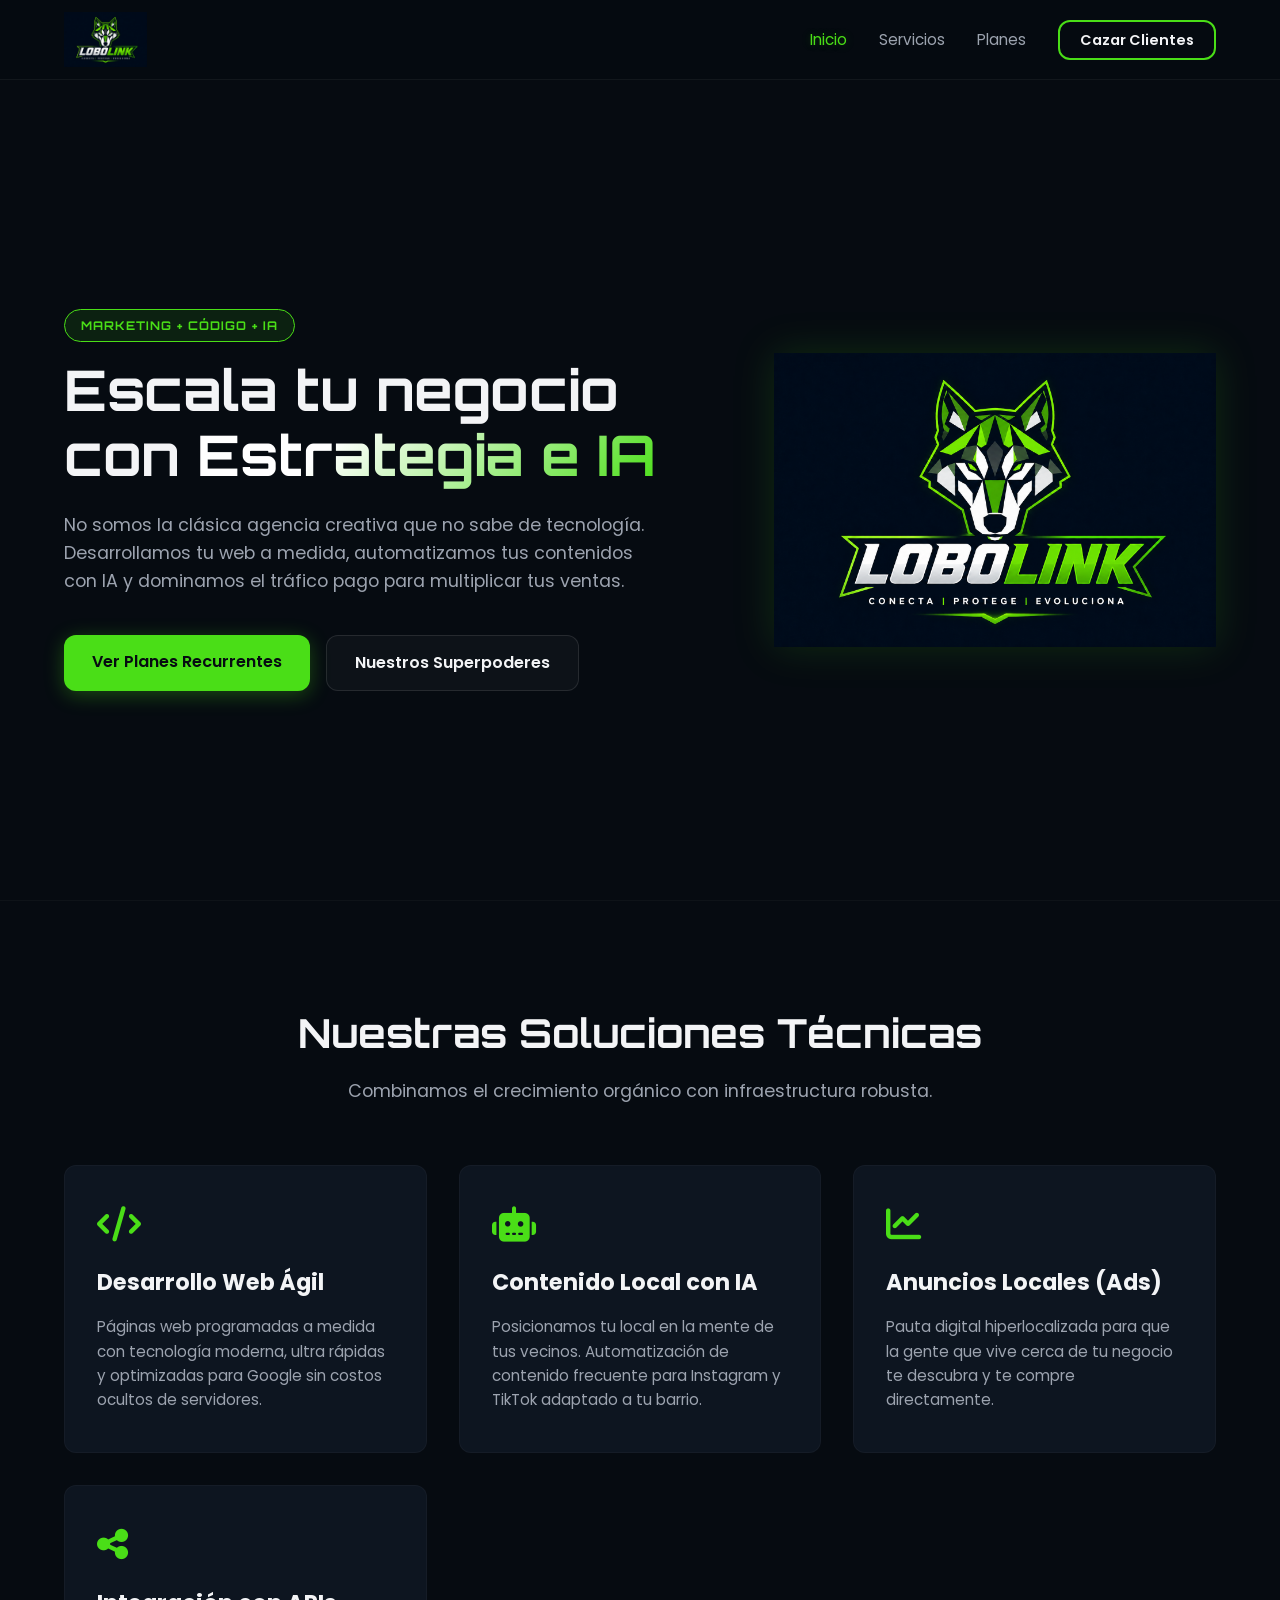
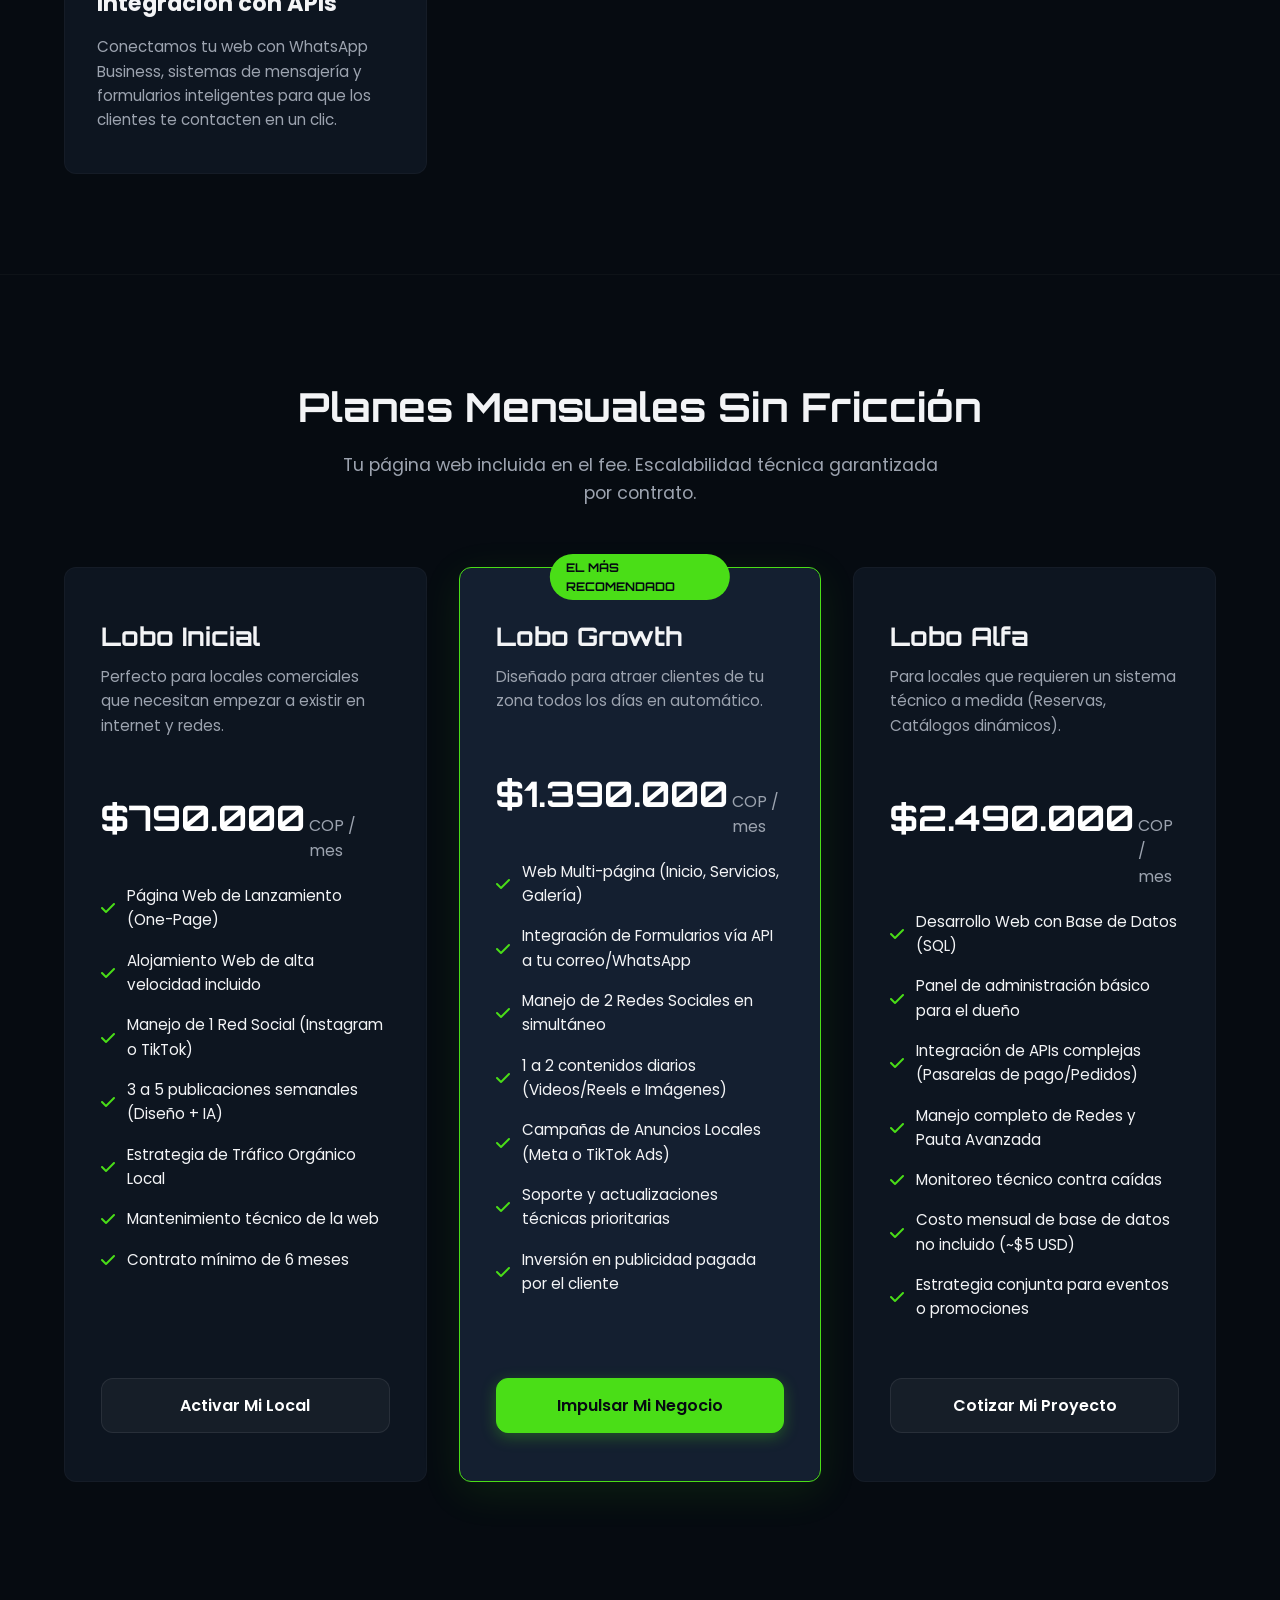
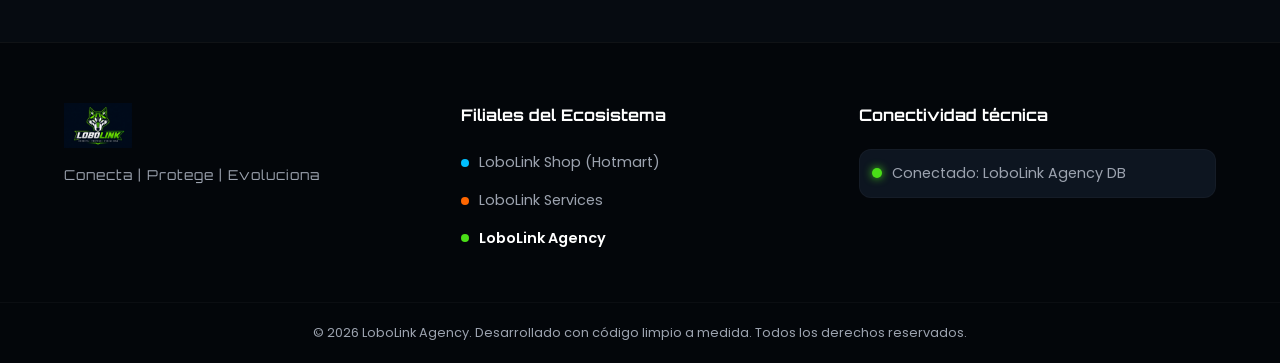
<file: index.html>
<!DOCTYPE html>
<html lang="es">
<head>
    <meta charset="UTF-8">
    <meta name="viewport" content="width=device-width, initial-scale=1.0">
    <title>LoboLink Agency | Impulso Digital con ADN Técnico</title>
    <!-- Google Fonts para un estilo moderno y tecnológico -->
    <link rel="preconnect" href="https://fonts.googleapis.com">
    <link rel="preconnect" href="https://fonts.gstatic.com" crossorigin>
    <link href="https://fonts.googleapis.com/css2?family=Orbitron:wght@400;700&family=Poppins:wght@300;400;600&display=swap" rel="stylesheet">
    <!-- Iconos nativos -->
    <link rel="stylesheet" href="https://cdnjs.cloudflare.com/ajax/libs/font-awesome/6.4.0/css/all.min.css">
    <!-- Estilos de la Agencia -->
    <link rel="stylesheet" href="css/styles.css">
    <link rel="icon" type="image/png" href="/images/logo_agency.png">
</head>
<body>

    <!-- NAV PRINCIPAL (Conexión del Ecosistema) -->
    <header class="main-header">
        <div class="container header-flex">
            <a href="#" class="logo-brand">
                <img src="/images/logo_agency.png" alt="LoboLink Agency Logo" class="main-logo">
            </a>
            <nav class="main-nav">
                <ul>
                    <li><a href="#inicio" class="nav-link active">Inicio</a></li>
                    <li><a href="#servicios" class="nav-link">Servicios</a></li>
                    <li><a href="#planes" class="nav-link">Planes</a></li>
                    <li><a href="#contacto" class="btn-nav">Cazar Clientes</a></li>
                </ul>
            </nav>
        </div>
    </header>

    <!-- HERO SECTION -->
    <section id="inicio" class="hero-section">
        <div class="container hero-grid">
            <div class="hero-content">
                <span class="badge">MARKETING + CÓDIGO + IA</span>
                <h1>Escala tu negocio con <span class="text-gradient">Estrategia e IA</span></h1>
                <p>No somos la clásica agencia creativa que no sabe de tecnología. Desarrollamos tu web a medida, automatizamos tus contenidos con IA y dominamos el tráfico pago para multiplicar tus ventas.</p>
                <div class="hero-cta">
                    <a href="#planes" class="btn-primary">Ver Planes Recurrentes</a>
                    <a href="#servicios" class="btn-secondary">Nuestros Superpoderes</a>
                </div>
            </div>
            <div class="hero-image-wrapper">
                <img src="/images/logo_agency.png" alt="LoboLink Agency" class="hero-glitch-image">
            </div>
        </div>
    </section>

    <!-- SECCIÓN DE SERVICIOS (Consumida dinámicamente desde base.json) -->
    <section id="servicios" class="services-section">
        <div class="container">
            <div class="section-title-wrapper">
                <h2 class="section-title">Nuestras Soluciones Técnicas</h2>
                <p class="section-subtitle">Combinamos el crecimiento orgánico con infraestructura robusta.</p>
            </div>
            <!-- El JS inyectará las tarjetas de servicios aquí -->
            <div id="services-container" class="services-grid">
                <div class="loading-spinner">Cargando servicios del ecosistema...</div>
            </div>
        </div>
    </section>

    <!-- SECCIÓN DE PLANES / SUSCRIPCIÓN (Consumida dinámicamente desde base.json) -->
    <section id="planes" class="pricing-section">
        <div class="container">
            <div class="section-title-wrapper">
                <h2 class="section-title">Planes Mensuales Sin Fricción</h2>
                <p class="section-subtitle">Tu página web incluida en el fee. Escalabilidad técnica garantizada por contrato.</p>
            </div>
            <!-- El JS inyectará los planes de precios aquí -->
            <div id="pricing-container" class="pricing-grid">
                <div class="loading-spinner">Sincronizando tarifas con la base de datos...</div>
            </div>
        </div>
    </section>

    <!-- FOOTER (Ecosistema Global LoboLink) -->
    <footer class="main-footer">
        <div class="container footer-grid">
            <div class="footer-brand">
                <img src="/images/logo_agency.png" alt="LoboLink" class="footer-logo">
                <p>Conecta | Protege | Evoluciona</p>
            </div>
            <div class="footer-links">
                <h4>Filiales del Ecosistema</h4>
                <ul>
                    <li><a href="shop.html" class="link-shop"><span class="dot cyan"></span> LoboLink Shop (Hotmart)</a></li>
                    <li><a href="services.html" class="link-services"><span class="dot orange"></span> LoboLink Services</a></li>
                    <li><a href="index.html" class="link-agency active-link"><span class="dot green"></span> LoboLink Agency</a></li>
                </ul>
            </div>
            <div class="footer-status">
                <h4>Conectividad técnica</h4>
                <p id="api-status"><span class="status-icon pulse"></span> Leyendo datos desde local: base.json</p>
            </div>
        </div>
        <div class="footer-bottom">
            <p>&copy; 2026 LoboLink Agency. Desarrollado con código limpio a medida. Todos los derechos reservados.</p>
        </div>
    </footer>

    <!-- Lógica de control y consumo de datos -->
    <script src="js/scripts.js"></script>
</body>
</html>
</file>
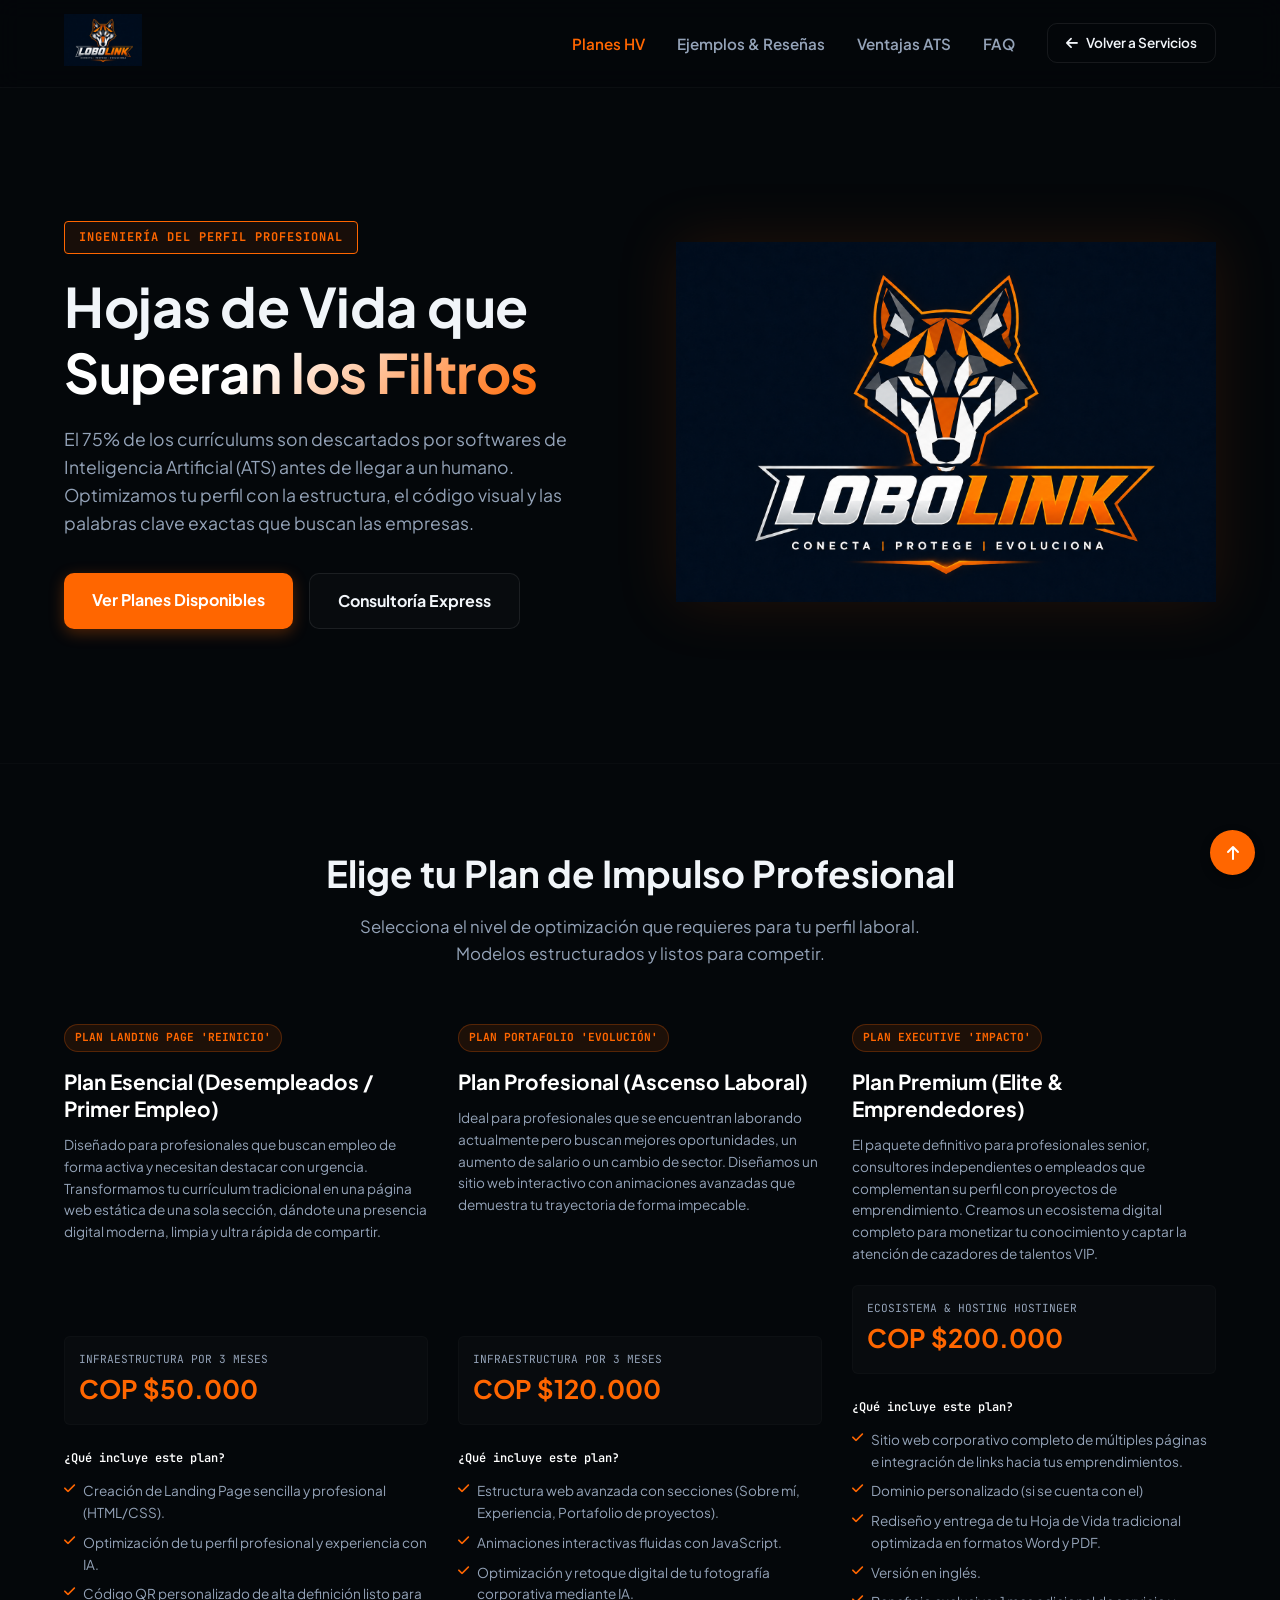
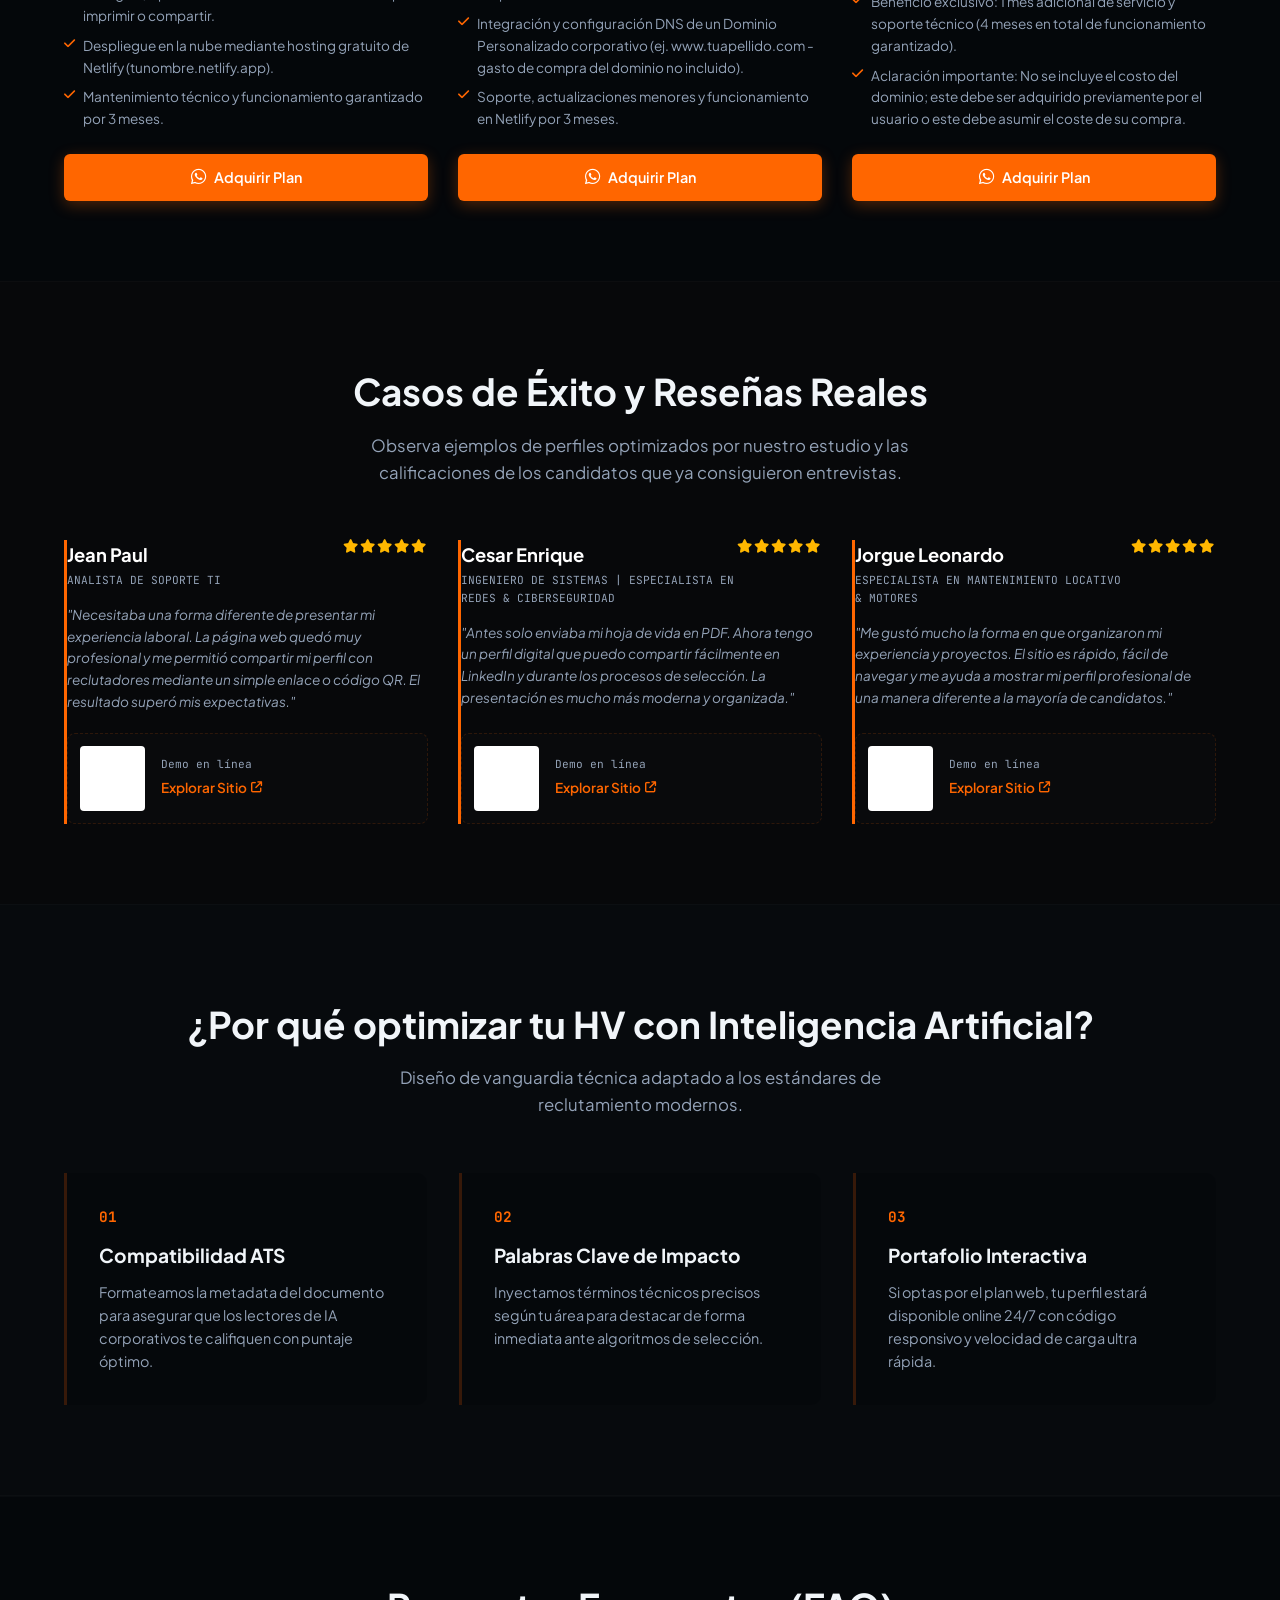
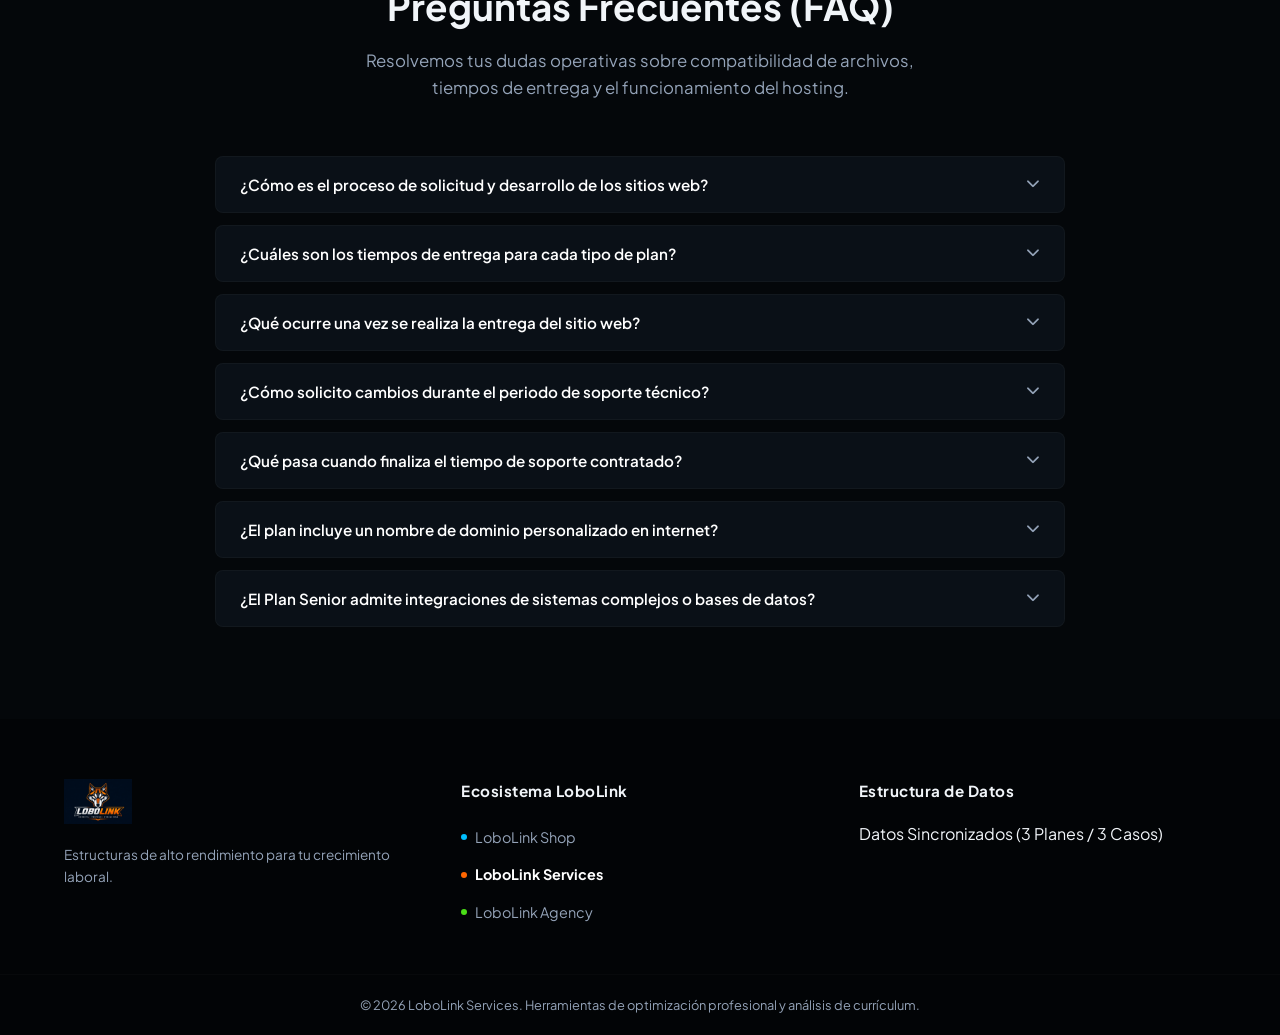
<file: curriculum.html>
<!DOCTYPE html>
<html lang="es">
<head>
    <meta charset="UTF-8">
    <meta name="viewport" content="width=device-width, initial-scale=1.0">
    <title>Planes de Hojas de Vida Premium | LoboLink Services</title>
    <link rel="preconnect" href="https://fonts.googleapis.com">
    <link rel="preconnect" href="https://fonts.gstatic.com" crossorigin>
    <link href="https://fonts.googleapis.com/css2?family=Plus+Jakarta+Sans:wght@400;600;700&family=JetBrains+Mono:wght@400;700&display=swap" rel="stylesheet">
    <link rel="stylesheet" href="https://cdnjs.cloudflare.com/ajax/libs/font-awesome/6.4.0/css/all.min.css">
    <link rel="stylesheet" href="css/services_styles.css">
    <link rel="icon" type="image/png" href="/images/logo_services.png">
</head>
<body>

    <!-- HEADER & NAVEGACIÓN ACTUALIZADA -->
    <header class="services-header">
        <div class="container header-flex">
            <a href="services.html" class="logo-brand">
                <img src="/images/logo_services.png" alt="LoboLink Services Logo" class="services-logo">
            </a>
            <nav class="services-nav">
                <ul>
                    <li><a href="#planes" class="nav-link active">Planes HV</a></li>
                    <li><a href="#ejemplos" class="nav-link">Ejemplos & Reseñas</a></li>
                    <li><a href="#ventajas" class="nav-link">Ventajas ATS</a></li>
                    <li><a href="#faq" class="nav-link">FAQ</a></li>
                    <li><a href="services.html" class="btn-back-ecosystem"><i class="fa-solid fa-arrow-left"></i> Volver a Servicios</a></li>
                </ul>
            </nav>
        </div>
    </header>

    <!-- HERO -->
    <section class="services-hero">
        <div class="container hero-grid">
            <div class="hero-content">
                <span class="services-badge">INGENIERÍA DEL PERFIL PROFESIONAL</span>
                <h1>Hojas de Vida que <span class="text-gradient-orange">Superan los Filtros</span></h1>
                <p>El 75% de los currículums son descartados por softwares de Inteligencia Artificial (ATS) antes de llegar a un humano. Optimizamos tu perfil con la estructura, el código visual y las palabras clave exactas que buscan las empresas.</p>
                <div class="hero-cta">
                    <a href="#planes" class="btn-services-primary">Ver Planes Disponibles</a>
                    <a href="services.html#soporte" class="btn-services-secondary">Consultoría Express</a>
                </div>
            </div>
            <div class="hero-image-wrapper">
                <img src="/images/logo_services.png" alt="LoboLink Empleabilidad" class="services-floating-logo">
            </div>
        </div>
    </section>

    <!-- SECCIÓN 1: PLANES DISPONIBLES -->
    <section id="planes" class="solutions-section">
        <div class="container">
            <div class="section-title-wrapper">
                <h2 class="section-title">Elige tu Plan de Impulso Profesional</h2>
                <p class="section-subtitle">Selecciona el nivel de optimización que requieres para tu perfil laboral. Modelos estructurados y listos para competir.</p>
            </div>
            
            <div id="cv-planes-container" class="services-grid-layout">
                <div class="services-loading">
                    <i class="fa-solid fa-file-invoice fa-spin"></i>
                    <p>Cargando configuraciones de planes desde curriculum_base.json...</p>
                </div>
            </div>
        </div>
    </section>

    <!-- SECCIÓN 2: NUEVA CAJA DE EJEMPLOS Y RESEÑAS (BAJO LOS PLANES) -->
    <section id="ejemplos" class="solutions-section" style="border-top: 1px solid rgba(255, 255, 255, 0.02); background-color: rgba(255, 102, 0, 0.01);">
        <div class="container">
            <div class="section-title-wrapper">
                <h2 class="section-title">Casos de Éxito y Reseñas Reales</h2>
                <p class="section-subtitle">Observa ejemplos de perfiles optimizados por nuestro estudio y las calificaciones de los candidatos que ya consiguieron entrevistas.</p>
            </div>
            
            <!-- Contenedor para inyectar los ejemplos y testimonios desde JSON -->
            <div id="cv-reviews-container" class="services-grid-layout">
                <div class="services-loading">
                    <i class="fa-solid fa-comment-dots fa-bounce"></i>
                    <p>Sincronizando ejemplos y bitácora de testimonios certificados...</p>
                </div>
            </div>
        </div>
    </section>

    <!-- SECCIÓN 3: VENTAJAS ATS -->
    <section id="ventajas" class="process-section">
        <div class="container">
            <div class="section-title-wrapper">
                <h2 class="section-title">¿Por qué optimizar tu HV con Inteligencia Artificial?</h2>
                <p class="section-subtitle">Diseño de vanguardia técnica adaptado a los estándares de reclutamiento modernos.</p>
            </div>
            <div class="process-steps-grid">
                <div class="step-card">
                    <div class="step-number">01</div>
                    <h3>Compatibilidad ATS</h3>
                    <p>Formateamos la metadata del documento para asegurar que los lectores de IA corporativos te califiquen con puntaje óptimo.</p>
                </div>
                <div class="step-card">
                    <div class="step-number">02</div>
                    <h3>Palabras Clave de Impacto</h3>
                    <p>Inyectamos términos técnicos precisos según tu área para destacar de forma inmediata ante algoritmos de selección.</p>
                </div>
                <div class="step-card">
                    <div class="step-number">03</div>
                    <h3>Portafolio Interactiva</h3>
                    <p>Si optas por el plan web, tu perfil estará disponible online 24/7 con código responsivo y velocidad de carga ultra rápida.</p>
                </div>
            </div>
        </div>
    </section>

    <!-- SECCIÓN 4: NUEVA SECCIÓN DE PREGUNTAS FRECUENTES (FAQ) -->
    <section id="faq" class="solutions-section" style="border-top: 1px solid rgba(255, 255, 255, 0.02);">
        <div class="container">
            <div class="section-title-wrapper">
                <h2 class="section-title">Preguntas Frecuentes (FAQ)</h2>
                <p class="section-subtitle">Resolvemos tus dudas operativas sobre compatibilidad de archivos, tiempos de entrega y el funcionamiento del hosting.</p>
            </div>

            <!-- Contenedor para inyectar las preguntas frecuentes desde JSON -->
            <div id="cv-faq-container" style="max-width: 850px; margin: 0 auto;">
                <div class="services-loading">
                    <i class="fa-solid fa-brain fa-pulse"></i>
                    <p>Consultando base de conocimientos de Empleabilidad TI...</p>
                </div>
            </div>
        </div>
    </section>

    <!-- FOOTER -->
    <footer class="services-footer">
        <div class="container footer-grid">
            <div class="footer-brand">
                <img src="/images/logo_services.png" alt="LoboLink Services" class="footer-logo">
                <p>Estructuras de alto rendimiento para tu crecimiento laboral.</p>
            </div>
            <div class="footer-links">
                <h4>Ecosistema LoboLink</h4>
                <ul>
                    <li><a href="shop.html"><span class="dot cyan"></span> LoboLink Shop</a></li>
                    <li><a href="services.html" class="active-services"><span class="dot orange"></span> LoboLink Services</a></li>
                    <li><a href="index.html"><span class="dot green"></span> LoboLink Agency</a></li>
                </ul>
            </div>
            <div class="footer-status">
                <h4>Estructura de Datos</h4>
                <p id="cv-api-status"><span class="status-icon-orange pulse-orange"></span> Esperando origen: curriculum_base.json</p>
            </div>
        </div>
        <div class="footer-bottom">
            <p>&copy; 2026 LoboLink Services. Herramientas de optimización profesional y análisis de currículum.</p>
        </div>
    </footer>

    <!-- Botón de regreso rápido al menú de planes -->
    <a href="#" style="position: fixed; bottom: 25px; right: 25px; background-color: var(--accent-orange); color: #fff; width: 45px; height: 45px; border-radius: 50%; display: flex; align-items: center; justify-content: center; text-decoration: none; box-shadow: 0 4px 10px rgba(0,0,0,0.4); z-index: 999; transition: var(--transition-smooth);"><i class="fa-solid fa-arrow-up"></i></a>

    <script src="js/cv.js"></script>
</body>
</html>
</file>
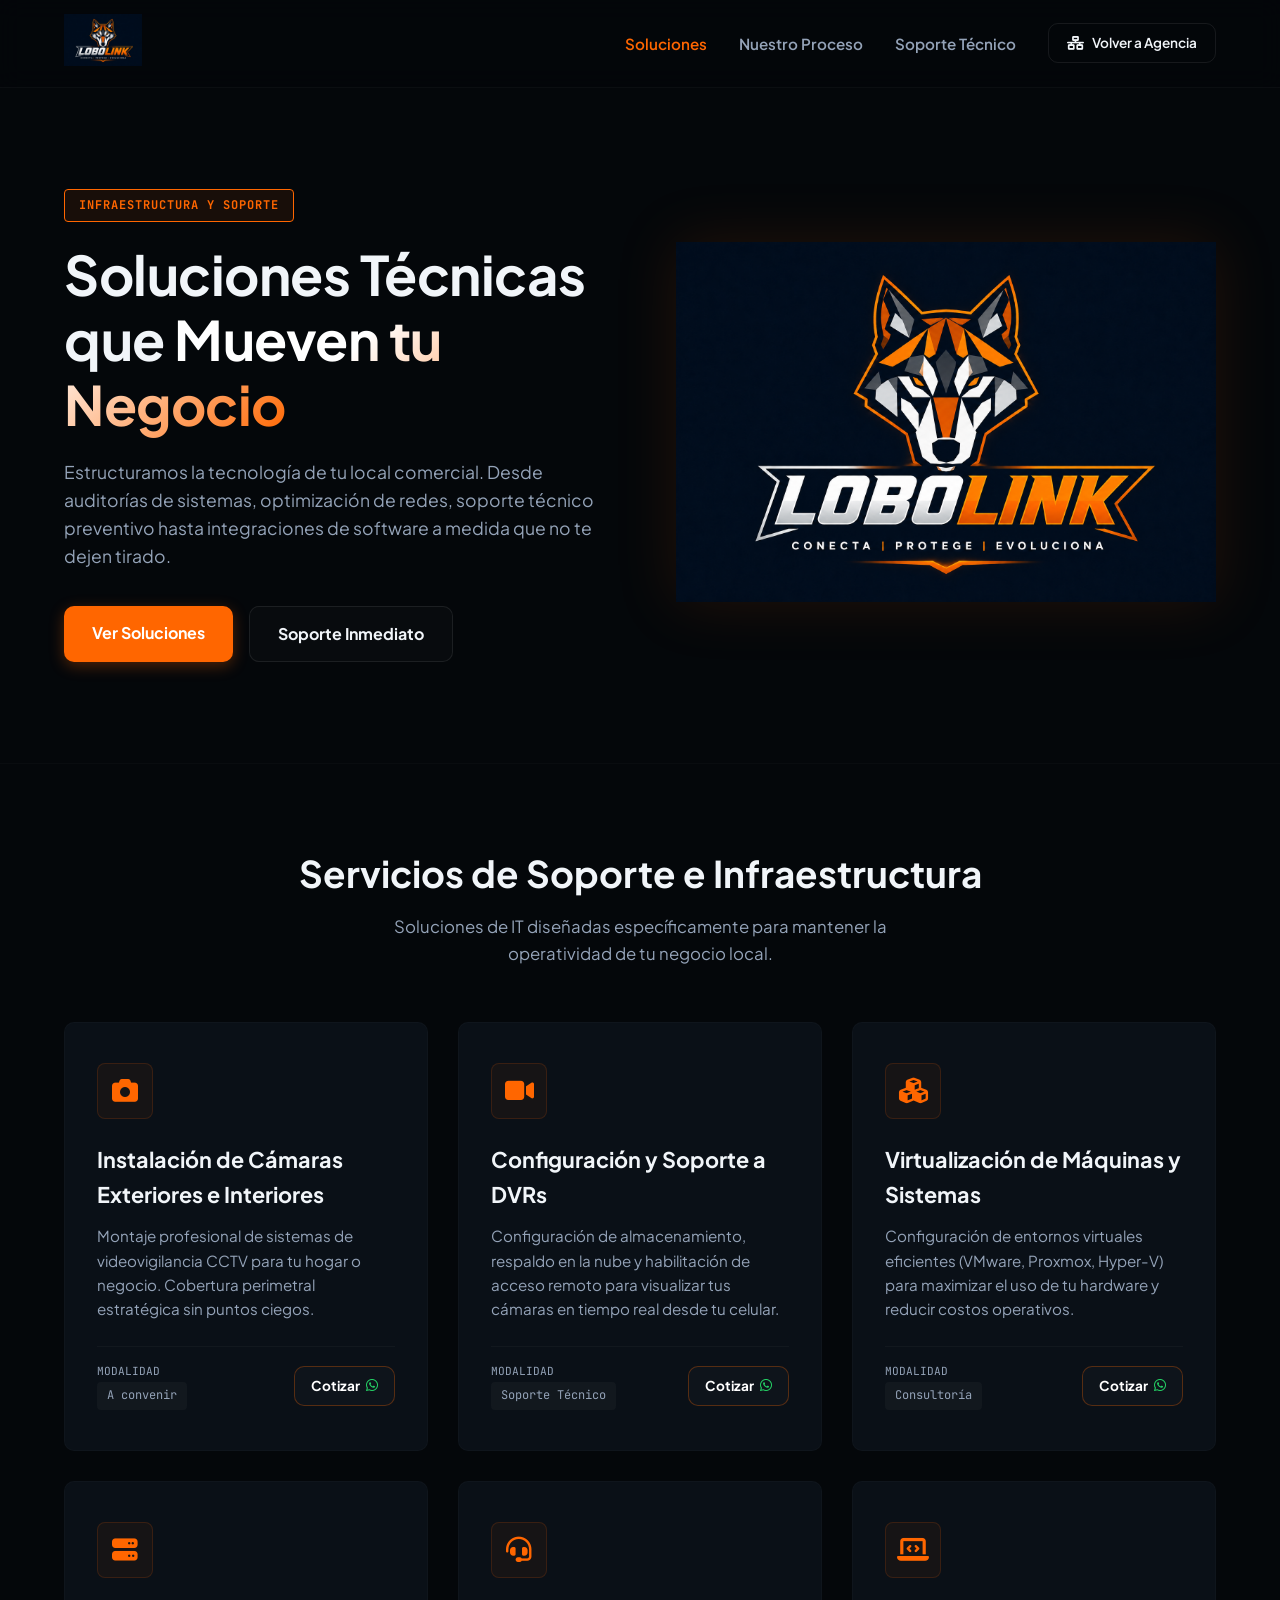
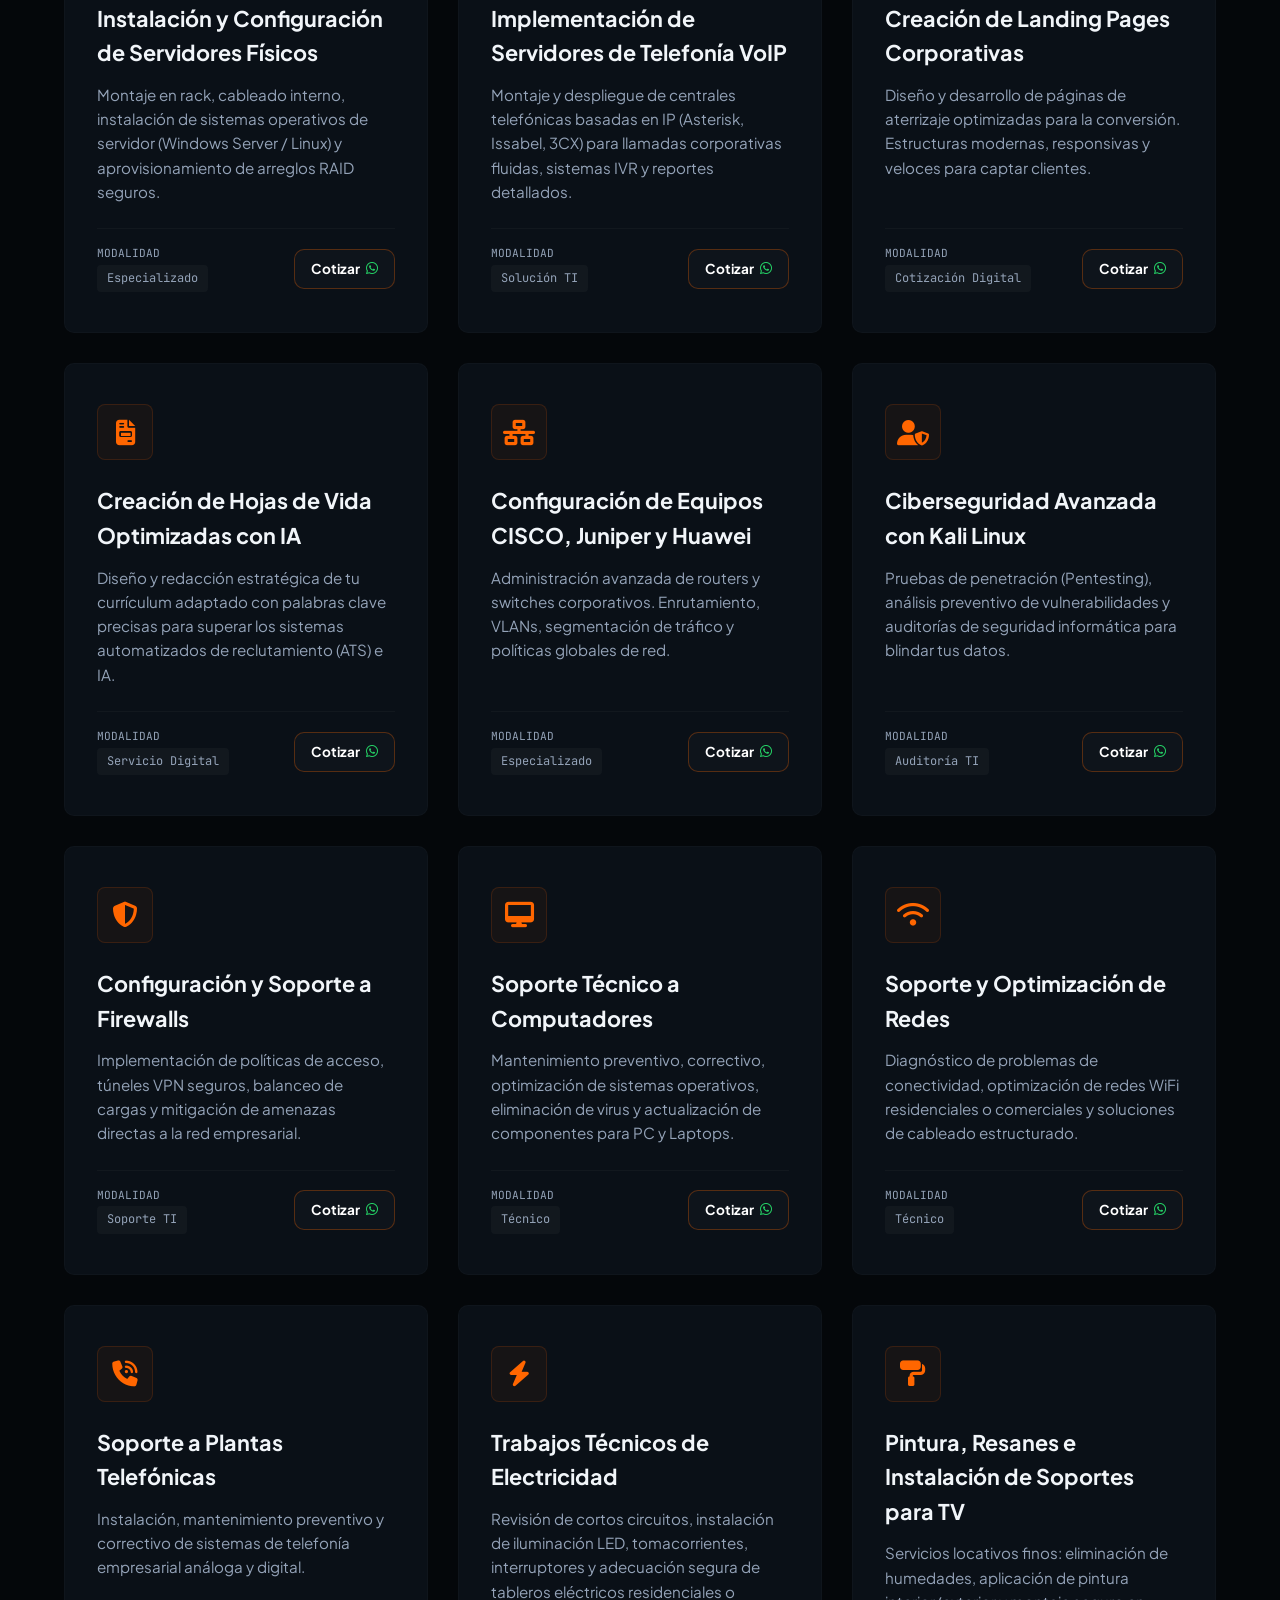
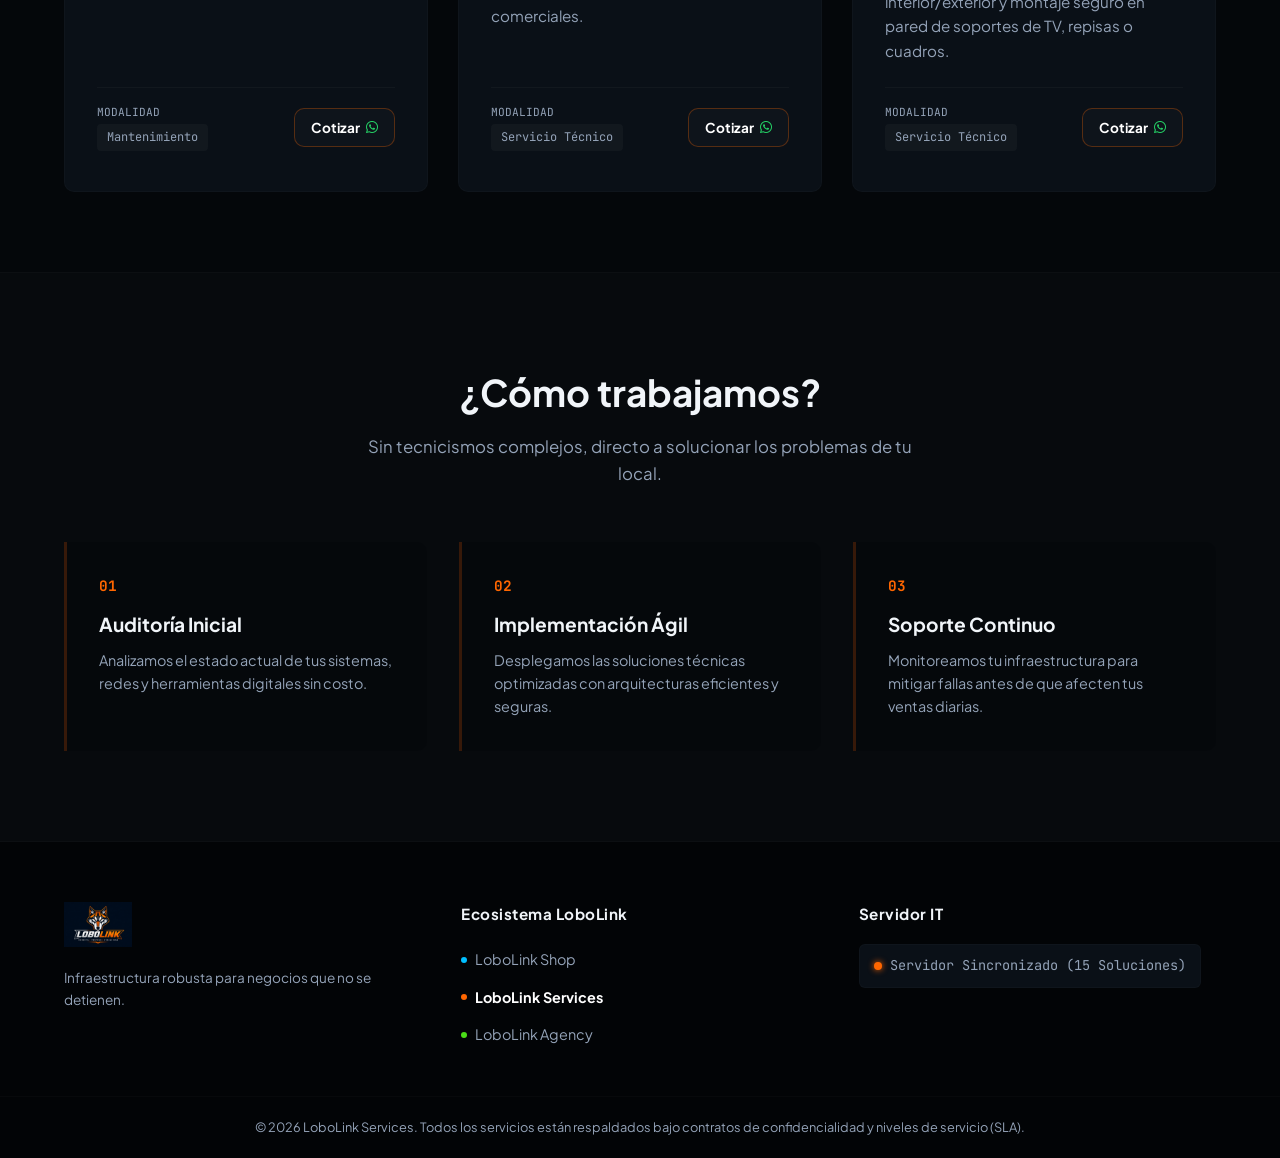
<file: services.html>
<!DOCTYPE html>
<html lang="es">
<head>
    <meta charset="UTF-8">
    <meta name="viewport" content="width=device-width, initial-scale=1.0">
    <title>LoboLink Services | Soluciones Técnicas e Infraestructura Local</title>
    <link rel="preconnect" href="https://fonts.googleapis.com">
    <link rel="preconnect" href="https://fonts.gstatic.com" crossorigin>
    <link href="https://fonts.googleapis.com/css2?family=Plus+Jakarta+Sans:wght@400;600;700&family=JetBrains+Mono:wght@400;700&display=swap" rel="stylesheet">
    <link rel="stylesheet" href="https://cdnjs.cloudflare.com/ajax/libs/font-awesome/6.4.0/css/all.min.css">
    <link rel="stylesheet" href="css/services_styles.css">
    <link rel="icon" type="image/png" href="/images/logo_services.png">
</head>
<body>

    <header class="services-header">
        <div class="container header-flex">
            <a href="#" class="logo-brand">
                <img src="/images/logo_services.png" alt="LoboLink Services Logo" class="services-logo">
            </a>
            <nav class="services-nav">
                <ul>
                    <li><a href="#soluciones" class="nav-link active">Soluciones</a></li>
                    <li><a href="#proceso" class="nav-link">Nuestro Proceso</a></li>
                    <li><a href="#soporte" class="nav-link">Soporte Técnico</a></li>
                    <li><a href="index.html" class="btn-back-ecosystem"><i class="fa-solid fa-network-wired"></i> Volver a Agencia</a></li>
                </ul>
            </nav>
        </div>
    </header>

    <section class="services-hero">
        <div class="container hero-grid">
            <div class="hero-content">
                <span class="services-badge">INFRAESTRUCTURA Y SOPORTE</span>
                <h1>Soluciones Técnicas que <span class="text-gradient-orange">Mueven tu Negocio</span></h1>
                <p>Estructuramos la tecnología de tu local comercial. Desde auditorías de sistemas, optimización de redes, soporte técnico preventivo hasta integraciones de software a medida que no te dejen tirado.</p>
                <div class="hero-cta">
                    <a href="#soluciones" class="btn-services-primary">Ver Soluciones</a>
                    <a href="#soporte" class="btn-services-secondary">Soporte Inmediato</a>
                </div>
            </div>
            <div class="hero-image-wrapper">
                <img src="/images/logo_services.png" alt="LoboLink Services" class="services-floating-logo">
            </div>
        </div>
    </section>

    <section id="soluciones" class="solutions-section">
        <div class="container">
            <div class="section-title-wrapper">
                <h2 class="section-title">Servicios de Soporte e Infraestructura</h2>
                <p class="section-subtitle">Soluciones de IT diseñadas específicamente para mantener la operatividad de tu negocio local.</p>
            </div>
            <div id="services-catalogue" class="services-grid-layout">
                <div class="services-loading">
                    <i class="fa-solid fa-gear fa-spin"></i>
                    <p>Sincronizando catálogo de servicios e infraestructura...</p>
                </div>
            </div>
        </div>
    </section>

    <section id="proceso" class="process-section">
        <div class="container">
            <div class="section-title-wrapper">
                <h2 class="section-title">¿Cómo trabajamos?</h2>
                <p class="section-subtitle">Sin tecnicismos complejos, directo a solucionar los problemas de tu local.</p>
            </div>
            <div class="process-steps-grid">
                <div class="step-card">
                    <div class="step-number">01</div>
                    <h3>Auditoría Inicial</h3>
                    <p>Analizamos el estado actual de tus sistemas, redes y herramientas digitales sin costo.</p>
                </div>
                <div class="step-card">
                    <div class="step-number">02</div>
                    <h3>Implementación Ágil</h3>
                    <p>Desplegamos las soluciones técnicas optimizadas con arquitecturas eficientes y seguras.</p>
                </div>
                <div class="step-card">
                    <div class="step-number">03</div>
                    <h3>Soporte Continuo</h3>
                    <p>Monitoreamos tu infraestructura para mitigar fallas antes de que afecten tus ventas diarias.</p>
                </div>
            </div>
        </div>
    </section>

    <footer class="services-footer">
        <div class="container footer-grid">
            <div class="footer-brand">
                <img src="/images/logo_services.png" alt="LoboLink Services" class="footer-logo">
                <p>Infraestructura robusta para negocios que no se detienen.</p>
            </div>
            <div class="footer-links">
                <h4>Ecosistema LoboLink</h4>
                <ul>
                    <li><a href="shop.html"><span class="dot cyan"></span> LoboLink Shop</a></li>
                    <li><a href="services.html" class="active-services"><span class="dot orange"></span> LoboLink Services</a></li>
                    <li><a href="index.html"><span class="dot green"></span> LoboLink Agency</a></li>
                </ul>
            </div>
            <div class="footer-status">
                <h4>Servidor IT</h4>
                <p id="services-api-status"><span class="status-icon-orange pulse-orange"></span> Consultando: services_base.json</p>
            </div>
        </div>
        <div class="footer-bottom">
            <p>&copy; 2026 LoboLink Services. Todos los servicios están respaldados bajo contratos de confidencialidad y niveles de servicio (SLA).</p>
        </div>
    </footer>

    <script src="js/services_scripts.js"></script>
</body>
</html>
</file>
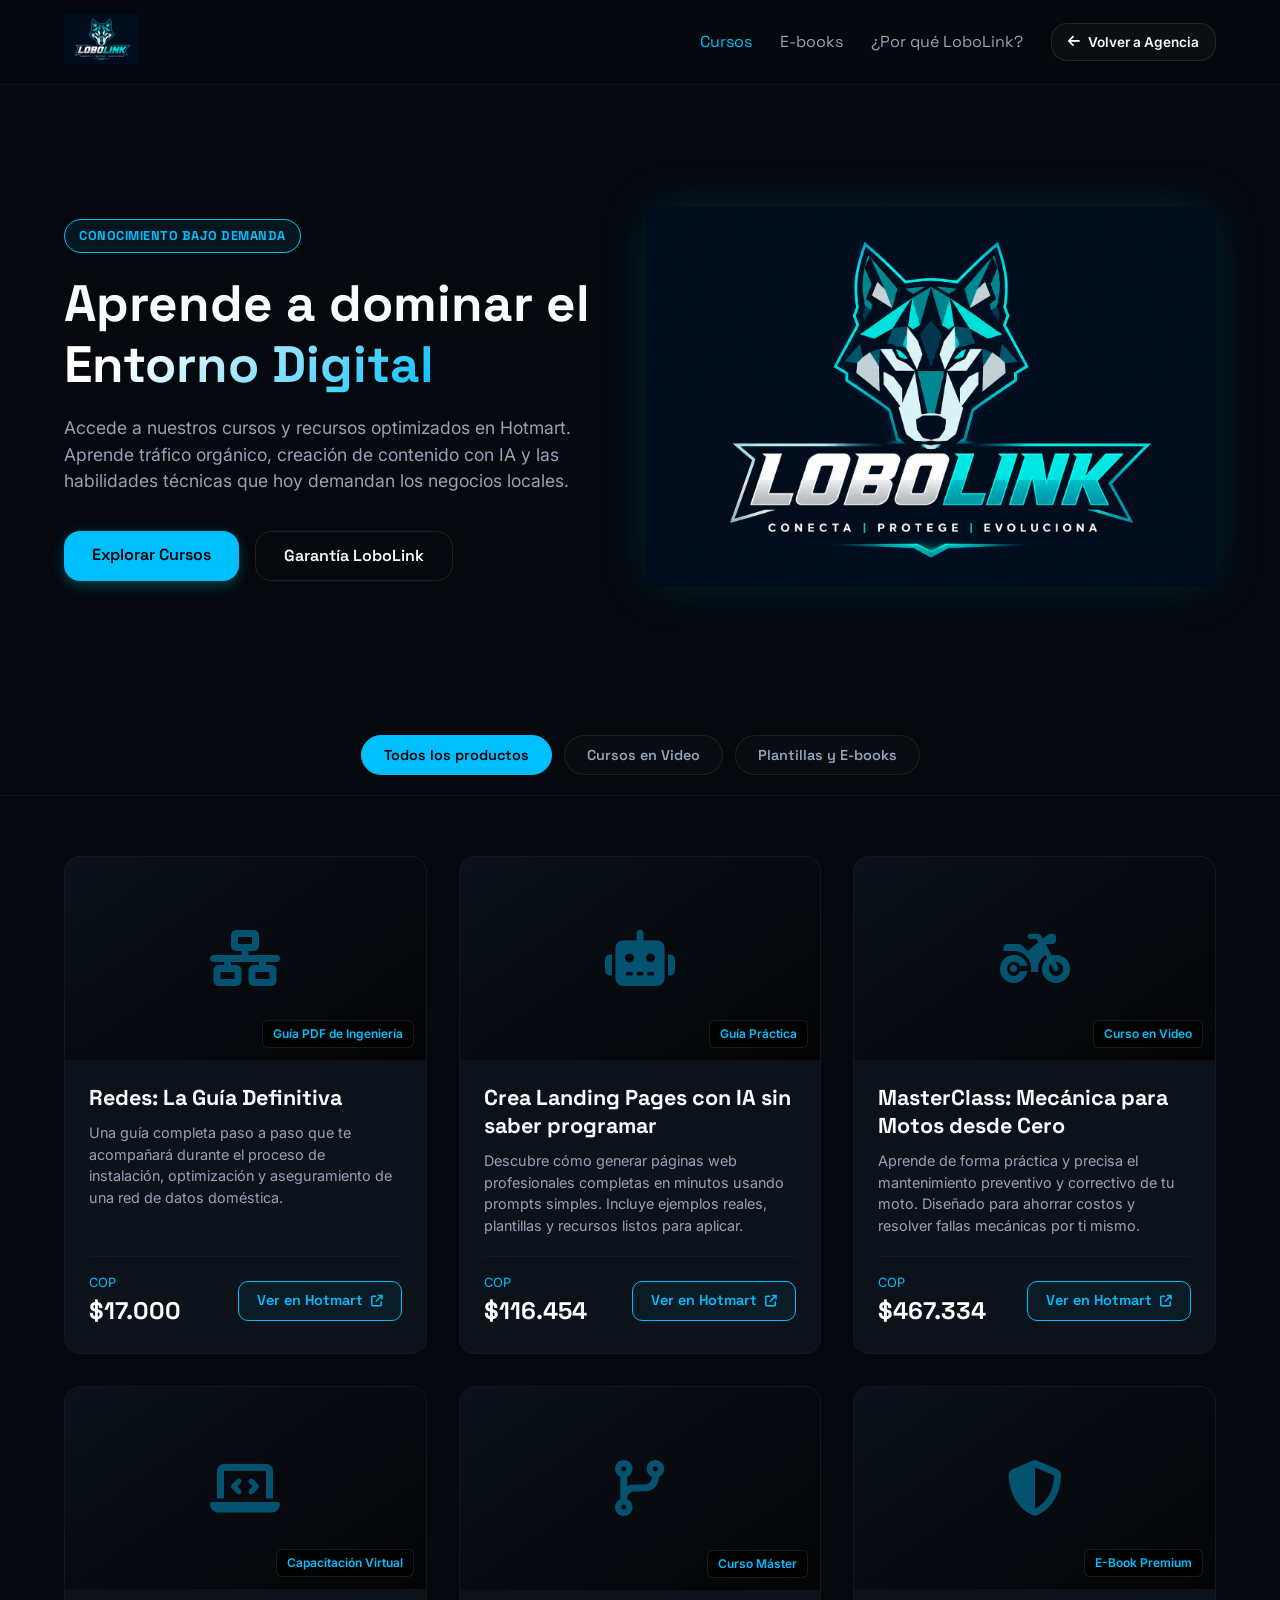
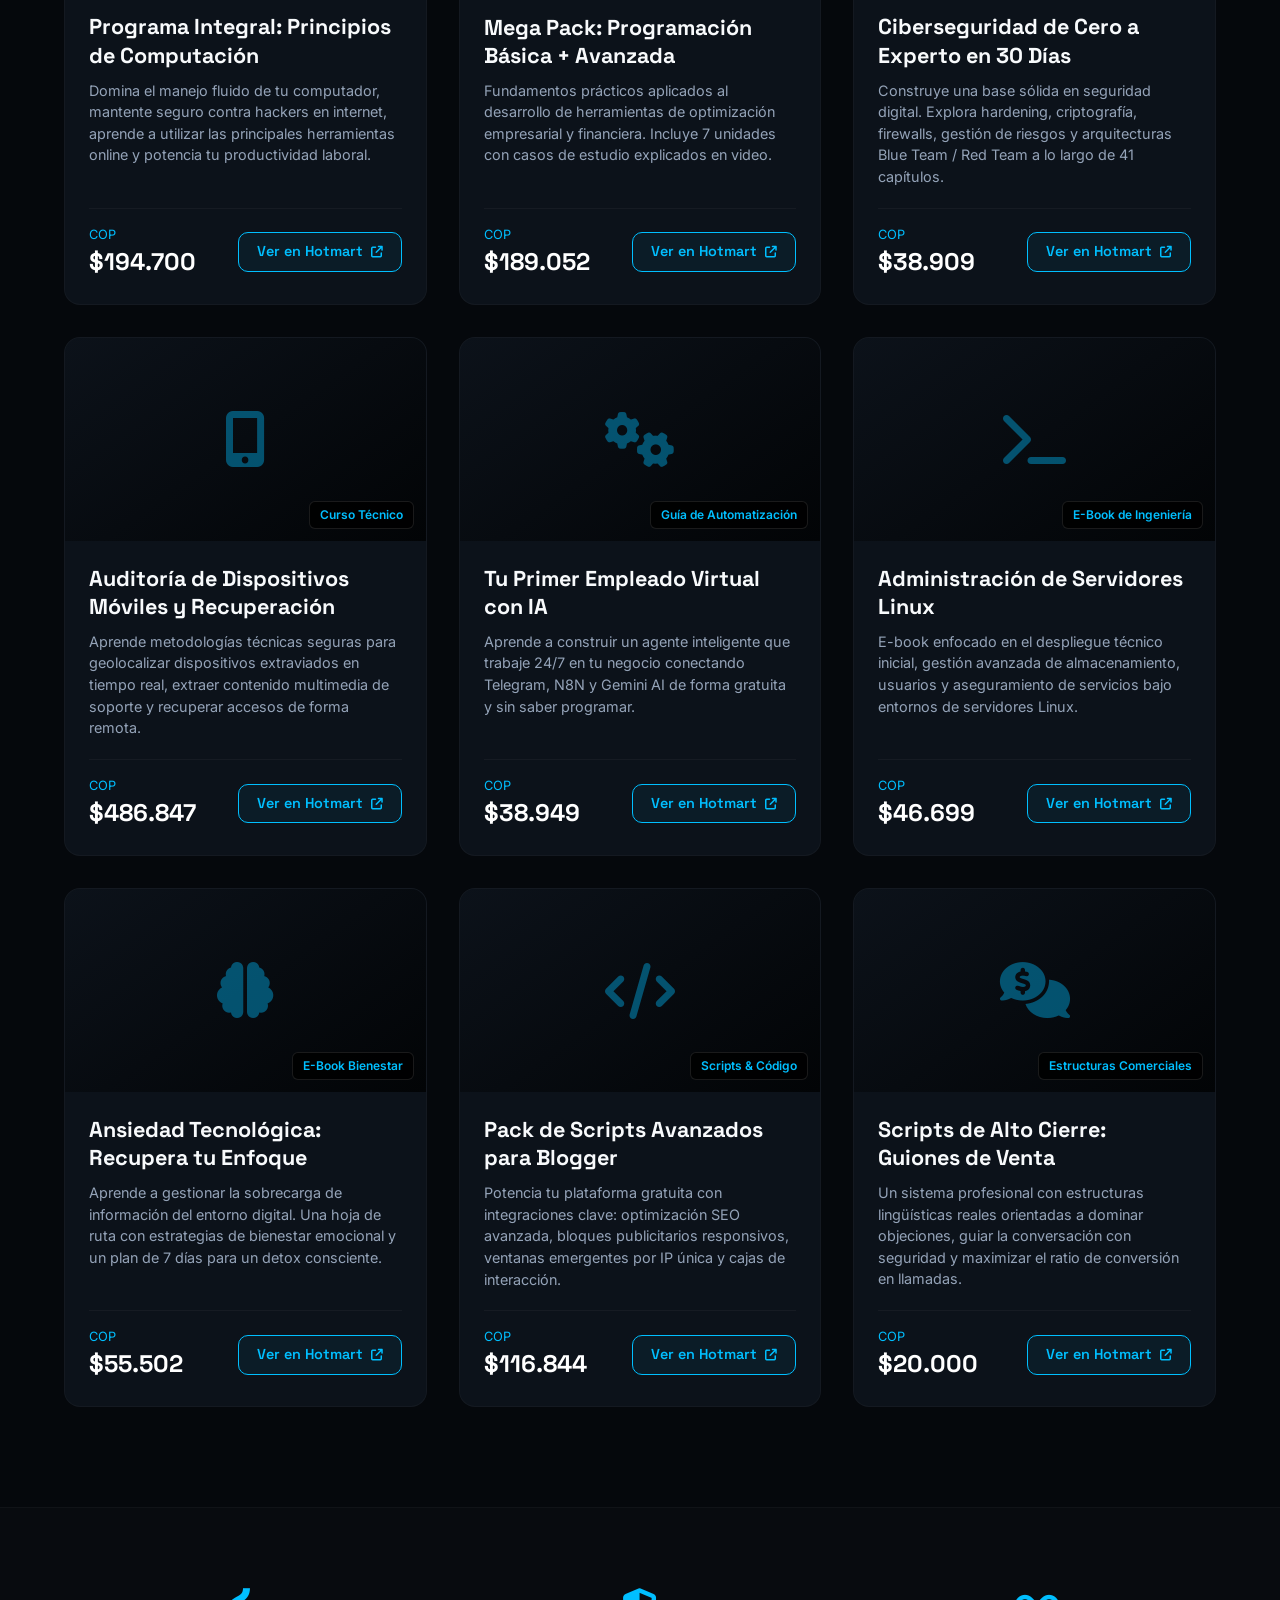
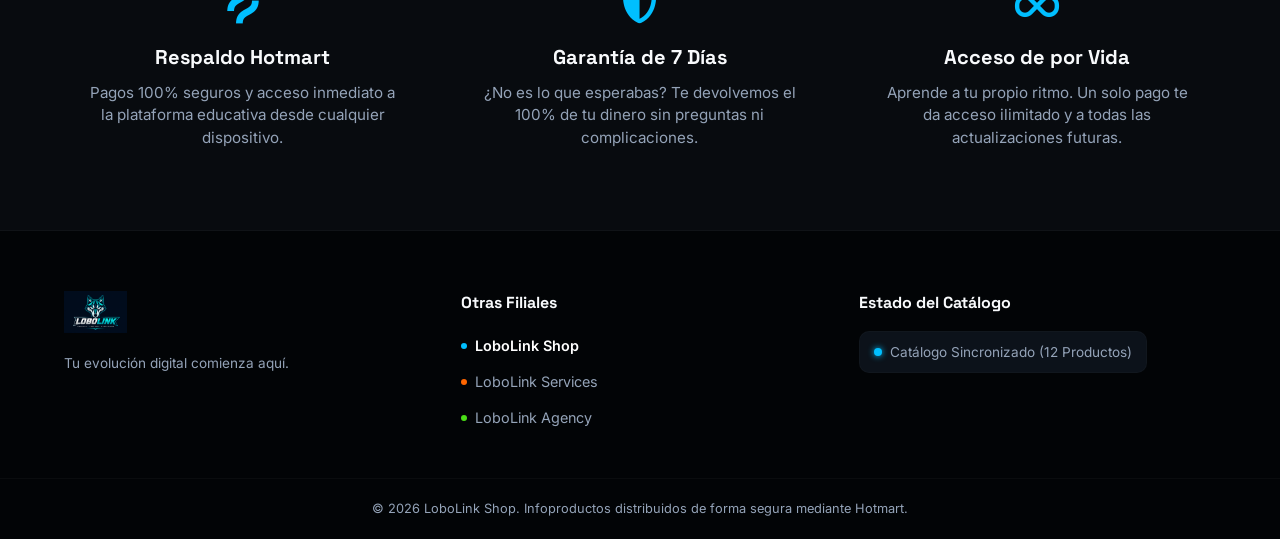
<file: shop.html>
<!DOCTYPE html>
<html lang="es">
<head>
    <meta charset="UTF-8">
    <meta name="viewport" content="width=device-width, initial-scale=1.0">
    <title>LoboLink Shop | Multiplica tus Habilidades Digitales</title>
    <link rel="preconnect" href="https://fonts.googleapis.com">
    <link rel="preconnect" href="https://fonts.gstatic.com" crossorigin>
    <link href="https://fonts.googleapis.com/css2?family=Space+Grotesk:wght@400;700&family=Inter:wght@300;400;600&display=swap" rel="stylesheet">
    <link rel="stylesheet" href="https://cdnjs.cloudflare.com/ajax/libs/font-awesome/6.4.0/css/all.min.css">
    <link rel="stylesheet" href="css/shop_styles.css">
    <link rel="icon" type="image/png" href="/images/logo_shop.png">
</head>
<body>

    <header class="shop-header">
        <div class="container header-flex">
            <a href="#" class="logo-brand">
                <img src="/images/logo_shop.png" alt="LoboLink Shop Logo" class="shop-logo">
            </a>
            <nav class="shop-nav">
                <ul>
                    <li><a href="#cursos" class="nav-link active">Cursos</a></li>
                    <li><a href="#ebooks" class="nav-link">E-books</a></li>
                    <li><a href="#beneficios" class="nav-link">¿Por qué LoboLink?</a></li>
                    <li><a href="index.html" class="btn-back-ecosystem"><i class="fa-solid fa-arrow-left"></i> Volver a Agencia</a></li>
                </ul>
            </nav>
        </div>
    </header>

    <section class="shop-hero">
        <div class="container hero-grid">
            <div class="hero-content">
                <span class="shop-badge">CONOCIMIENTO BAJO DEMANDA</span>
                <h1>Aprende a dominar el <span class="text-gradient-cyan">Entorno Digital</span></h1>
                <p>Accede a nuestros cursos y recursos optimizados en Hotmart. Aprende tráfico orgánico, creación de contenido con IA y las habilidades técnicas que hoy demandan los negocios locales.</p>
                <div class="hero-cta">
                    <a href="#cursos" class="btn-shop-primary">Explorar Cursos</a>
                    <a href="#beneficios" class="btn-shop-secondary">Garantía LoboLink</a>
                </div>
            </div>
            <div class="hero-image-wrapper">
                <img src="/images/logo_shop.png" alt="LoboLink Shop" class="shop-floating-logo">
            </div>
        </div>
    </section>

    <section class="filter-section">
        <div class="container filter-flex">
            <button class="filter-btn active" data-category="all">Todos los productos</button>
            <button class="filter-btn" data-category="cursos">Cursos en Video</button>
            <button class="filter-btn" data-category="recursos">Plantillas y E-books</button>
        </div>
    </section>

    <section id="cursos" class="products-section">
        <div class="container">
            <div id="products-container" class="products-grid">
                <div class="shop-loading">
                    <i class="fa-solid fa-circle-notch fa-spin"></i>
                    <p>Sincronizando infoproductos con Hotmart...</p>
                </div>
            </div>
        </div>
    </section>

    <section id="beneficios" class="benefits-section">
        <div class="container benefits-grid">
            <div class="benefit-card">
                <i class="fa-brands fa-hotjar benefit-icon"></i>
                <h3>Respaldo Hotmart</h3>
                <p>Pagos 100% seguros y acceso inmediato a la plataforma educativa desde cualquier dispositivo.</p>
            </div>
            <div class="benefit-card">
                <i class="fa-solid fa-shield-halved benefit-icon"></i>
                <h3>Garantía de 7 Días</h3>
                <p>¿No es lo que esperabas? Te devolvemos el 100% de tu dinero sin preguntas ni complicaciones.</p>
            </div>
            <div class="benefit-card">
                <i class="fa-solid fa-infinity benefit-icon"></i>
                <h3>Acceso de por Vida</h3>
                <p>Aprende a tu propio ritmo. Un solo pago te da acceso ilimitado y a todas las actualizaciones futuras.</p>
            </div>
        </div>
    </section>

    <footer class="shop-footer">
        <div class="container footer-grid">
            <div class="footer-brand">
                <img src="/images/logo_shop.png" alt="LoboLink Shop" class="footer-logo">
                <p>Tu evolución digital comienza aquí.</p>
            </div>
            <div class="footer-links">
                <h4>Otras Filiales</h4>
                <ul>
                    <li><a href="shop.html" class="active-shop"><span class="dot cyan"></span> LoboLink Shop</a></li>
                    <li><a href="services.html"><span class="dot orange"></span> LoboLink Services</a></li>
                    <li><a href="index.html"><span class="dot green"></span> LoboLink Agency</a></li>
                </ul>
            </div>
            <div class="footer-status">
                <h4>Estado del Catálogo</h4>
                <p id="shop-api-status"><span class="status-icon pulse-cyan"></span> Leyendo local: shop_base.json</p>
            </div>
        </div>
        <div class="footer-bottom">
            <p>&copy; 2026 LoboLink Shop. Infoproductos distribuidos de forma segura mediante Hotmart.</p>
        </div>
    </footer>

    <script src="js/shop_scripts.js"></script>
</body>
</html>
</file>
<file: css/styles.css>
/* ==========================================================================
   1. VARIABLES Y CONFIGURACIÓN GLOBAL
   ========================================================================== */
:root {
    /* Paleta de colores LoboLink Agency */
    --bg-main: #060b11;         /* Fondo ultra oscuro profundo */
    --bg-surface: #0d1520;      /* Fondo de tarjetas y secciones */
    --bg-surface-lucid: #141f30;/* Superficie con más contraste */
    --accent-green: #4ade17;    /* Verde LoboLink Agency (Brillante/Neón) */
    --accent-green-glow: rgba(74, 222, 23, 0.25);
    
    /* Colores del ecosistema de soporte */
    --cyan-shop: #00bfff;
    --orange-services: #ff6600;
    
    /* Tipografías y texto */
    --text-main: #f3f4f6;       /* Blanco grisáceo de alta legibilidad */
    --text-muted: #9ca3af;      /* Gris para descripciones o subtítulos */
    --font-tech: 'Orbitron', sans-serif;
    --font-body: 'Poppins', sans-serif;
    
    /* Transiciones y bordes */
    --radius: 12px;
    --transition: all 0.3s cubic-bezier(0.4, 0, 0.2, 1);
}

* {
    margin: 0;
    padding: 0;
    box-sizing: border-box;
}

html {
    scroll-behavior: smooth;
}

body {
    background-color: var(--bg-main);
    color: var(--text-main);
    font-family: var(--font-body);
    line-height: 1.6;
    overflow-x: hidden;
}

.container {
    width: 100%;
    max-width: 1200px;
    margin: 0 auto;
    padding: 0 24px;
}

img {
    max-width: 100%;
    height: auto;
    display: block;
}

/* Utilities */
.text-gradient {
    background: linear-gradient(135deg, #ffffff 30%, var(--accent-green) 100%);
    -webkit-background-clip: text;
    -webkit-text-fill-color: transparent;
}

.badge {
    display: inline-block;
    background-color: rgba(74, 222, 23, 0.1);
    border: 1px solid var(--accent-green);
    color: var(--accent-green);
    font-family: var(--font-tech);
    font-size: 0.75rem;
    font-weight: 700;
    padding: 6px 16px;
    border-radius: 50px;
    letter-spacing: 1px;
    margin-bottom: 16px;
}

/* ==========================================================================
   2. HEADER & NAVEGACIÓN
   ========================================================================== */
.main-header {
    background-color: rgba(6, 11, 17, 0.85);
    backdrop-filter: blur(12px);
    -webkit-backdrop-filter: blur(12px);
    border-bottom: 1px solid rgba(255, 255, 255, 0.05);
    position: sticky;
    top: 0;
    z-index: 1000;
    padding: 12px 0;
    transition: var(--transition);
}

.header-flex {
    display: flex;
    justify-content: space-between;
    align-items: center;
}

.main-logo {
    height: 55px;
    object-fit: contain;
    transition: var(--transition);
}

.main-logo:hover {
    filter: drop-shadow(0 0 8px var(--accent-green));
}

.main-nav ul {
    display: flex;
    list-style: none;
    align-items: center;
    gap: 32px;
}

.nav-link {
    color: var(--text-muted);
    text-decoration: none;
    font-size: 0.95rem;
    font-weight: 400;
    transition: var(--transition);
}

.nav-link:hover, .nav-link.active {
    color: var(--accent-green);
    text-shadow: 0 0 10px var(--accent-green-glow);
}

.btn-nav {
    background-color: transparent;
    color: var(--text-main);
    border: 2px solid var(--accent-green);
    text-decoration: none;
    padding: 8px 20px;
    border-radius: var(--radius);
    font-weight: 600;
    font-size: 0.9rem;
    transition: var(--transition);
}

.btn-nav:hover {
    background-color: var(--accent-green);
    color: var(--bg-main);
    box-shadow: 0 0 15px var(--accent-green);
}

/* ==========================================================================
   3. HERO SECTION
   ========================================================================== */
.hero-section {
    padding: 100px 0 80px 0;
    min-height: calc(100vh - 80px);
    display: flex;
    align-items: center;
}

.hero-grid {
    display: grid;
    grid-template-columns: 1.2fr 0.8fr;
    gap: 48px;
    align-items: center;
}

.hero-content h1 {
    font-family: var(--font-tech);
    font-size: 3.5rem;
    line-height: 1.15;
    margin-bottom: 24px;
}

.hero-content p {
    color: var(--text-muted);
    font-size: 1.1rem;
    margin-bottom: 40px;
    max-width: 580px;
}

.hero-cta {
    display: flex;
    gap: 16px;
}

.btn-primary, .btn-secondary {
    display: inline-block;
    padding: 14px 28px;
    border-radius: var(--radius);
    text-decoration: none;
    font-weight: 600;
    font-size: 1rem;
    transition: var(--transition);
}

.btn-primary {
    background-color: var(--accent-green);
    color: var(--bg-main);
    box-shadow: 0 4px 20px rgba(74, 222, 23, 0.3);
}

.btn-primary:hover {
    transform: translateY(-2px);
    box-shadow: 0 6px 25px rgba(74, 222, 23, 0.5);
}

.btn-secondary {
    background-color: rgba(255, 255, 255, 0.03);
    color: var(--text-main);
    border: 1px solid rgba(255, 255, 255, 0.1);
}

.btn-secondary:hover {
    background-color: rgba(255, 255, 255, 0.08);
    border-color: var(--text-muted);
    transform: translateY(-2px);
}

.hero-image-wrapper {
    display: flex;
    justify-content: center;
    position: relative;
}

.hero-glitch-image {
    max-height: 420px;
    object-fit: contain;
    filter: drop-shadow(0 0 20px rgba(74, 222, 23, 0.15));
    animation: float 6s ease-in-out infinite;
}

@keyframes float {
    0%, 100% { transform: translateY(0); }
    50% { transform: translateY(-15px); }
}

/* ==========================================================================
   4. SECCIONES COMUNES (SERVICIOS Y PLANES)
   ========================================================================== */
.services-section, .pricing-section {
    padding: 100px 0;
    border-top: 1px solid rgba(255, 255, 255, 0.03);
}

.section-title-wrapper {
    text-align: center;
    margin-bottom: 60px;
}

.section-title {
    font-family: var(--font-tech);
    font-size: 2.5rem;
    margin-bottom: 12px;
}

.section-subtitle {
    color: var(--text-muted);
    font-size: 1.1rem;
    max-width: 600px;
    margin: 0 auto;
}

.loading-spinner {
    grid-column: 1 / -1;
    text-align: center;
    padding: 40px;
    color: var(--text-muted);
    font-family: var(--font-tech);
    letter-spacing: 1px;
}

/* ESTRUCTURA DINÁMICA DE SERVICIOS */
.services-grid {
    display: grid;
    grid-template-columns: repeat(auto-fit, minmax(300px, 1fr));
    gap: 32px;
}

.service-card {
    background-color: var(--bg-surface);
    border: 1px solid rgba(255, 255, 255, 0.03);
    padding: 40px 32px;
    border-radius: var(--radius);
    transition: var(--transition);
}

.service-card:hover {
    transform: translateY(-5px);
    border-color: rgba(74, 222, 23, 0.3);
    box-shadow: 0 10px 30px rgba(0, 0, 0, 0.5), inset 0 0 12px var(--accent-green-glow);
}

.service-icon {
    font-size: 2.2rem;
    color: var(--accent-green);
    margin-bottom: 24px;
}

.service-card h3 {
    font-size: 1.4rem;
    margin-bottom: 14px;
}

.service-card p {
    color: var(--text-muted);
    font-size: 0.95rem;
}

/* ESTRUCTURA DINÁMICA DE PLANES (PRICING) */
.pricing-grid {
    display: grid;
    grid-template-columns: repeat(auto-fit, minmax(320px, 1fr));
    gap: 32px;
    align-items: stretch;
}

.pricing-card {
    background-color: var(--bg-surface);
    border: 1px solid rgba(255, 255, 255, 0.03);
    border-radius: var(--radius);
    padding: 48px 36px;
    display: flex;
    flex-direction: column;
    position: relative;
    transition: var(--transition);
}

.pricing-card.featured {
    border-color: var(--accent-green);
    background-color: var(--bg-surface-lucid);
    box-shadow: 0 10px 40px rgba(74, 222, 23, 0.1);
}

.card-badge {
    position: absolute;
    top: -14px;
    left: 50%;
    transform: translateX(-50%);
    background-color: var(--accent-green);
    color: var(--bg-main);
    padding: 4px 16px;
    border-radius: 50px;
    font-size: 0.75rem;
    font-family: var(--font-tech);
    font-weight: 700;
}

.pricing-card h3 {
    font-family: var(--font-tech);
    font-size: 1.6rem;
    margin-bottom: 8px;
}

.price {
    font-family: var(--font-tech);
    font-size: 2.2rem;
    font-weight: 700;
    color: #ffffff;
    margin: 20px 0;
    display: flex;
    align-items: baseline;
    gap: 4px;
}

.price span {
    font-size: 1rem;
    font-family: var(--font-body);
    color: var(--text-muted);
    font-weight: 400;
}

.pricing-card p {
    color: var(--text-muted);
    font-size: 0.95rem;
    margin-bottom: 32px;
}

.pricing-features {
    list-style: none;
    margin-bottom: 40px;
    flex-grow: 1;
}

.pricing-features li {
    margin-bottom: 16px;
    font-size: 0.95rem;
    display: flex;
    align-items: center;
    gap: 12px;
}

.pricing-features li i {
    color: var(--accent-green);
    font-size: 1rem;
}

.btn-pricing {
    display: block;
    width: 100%;
    text-align: center;
    padding: 14px;
    border-radius: var(--radius);
    text-decoration: none;
    font-weight: 600;
    transition: var(--transition);
    background-color: rgba(255, 255, 255, 0.04);
    color: #ffffff;
    border: 1px solid rgba(255, 255, 255, 0.08);
}

.pricing-card.featured .btn-pricing,
.pricing-card .btn-pricing:hover {
    background-color: var(--accent-green);
    color: var(--bg-main);
    border-color: var(--accent-green);
    box-shadow: 0 4px 15px rgba(74, 222, 23, 0.3);
}

/* ==========================================================================
   5. FOOTER
   ========================================================================== */
.main-footer {
    background-color: #03060a;
    border-top: 1px solid rgba(255, 255, 255, 0.05);
    padding: 60px 0 20px 0;
    margin-top: 60px;
}

.footer-grid {
    display: grid;
    grid-template-columns: 1fr 1fr 1fr;
    gap: 40px;
    margin-bottom: 40px;
}

.footer-logo {
    height: 45px;
    margin-bottom: 16px;
}

.footer-brand p {
    font-family: var(--font-tech);
    color: var(--text-muted);
    font-size: 0.85rem;
    letter-spacing: 1px;
}

.footer-links h4, .footer-status h4 {
    font-family: var(--font-tech);
    font-size: 1rem;
    margin-bottom: 20px;
    color: #ffffff;
}

.footer-links ul {
    list-style: none;
}

.footer-links li {
    margin-bottom: 12px;
}

.footer-links a {
    text-decoration: none;
    color: var(--text-muted);
    font-size: 0.9rem;
    display: inline-flex;
    align-items: center;
    gap: 10px;
    transition: var(--transition);
}

.dot {
    width: 8px;
    height: 8px;
    border-radius: 50%;
    display: inline-block;
}
.dot.cyan { background-color: var(--cyan-shop); }
.dot.orange { background-color: var(--orange-services); }
.dot.green { background-color: var(--accent-green); }

.footer-links a:hover, .footer-links a.active-link {
    color: #ffffff;
}
.footer-links a.active-link {
    font-weight: 600;
}

#api-status {
    font-size: 0.9rem;
    color: var(--text-muted);
    display: flex;
    align-items: center;
    gap: 10px;
    background-color: var(--bg-surface);
    padding: 12px;
    border-radius: var(--radius);
    border: 1px solid rgba(255, 255, 255, 0.03);
}

.status-icon {
    width: 10px;
    height: 10px;
    border-radius: 50%;
    background-color: var(--accent-green);
    box-shadow: 0 0 8px var(--accent-green);
}

.status-icon.pulse {
    animation: statusPulse 2s infinite;
}

@keyframes statusPulse {
    0% { transform: scale(0.95); box-shadow: 0 0 0 0 rgba(74, 222, 23, 0.5); }
    70% { transform: scale(1); box-shadow: 0 0 0 8px rgba(74, 222, 23, 0); }
    100% { transform: scale(0.95); box-shadow: 0 0 0 0 rgba(74, 222, 23, 0); }
}

.footer-bottom {
    text-align: center;
    border-top: 1px solid rgba(255, 255, 255, 0.03);
    padding-top: 20px;
    font-size: 0.8rem;
    color: var(--text-muted);
}

/* ==========================================================================
   6. RESPONSIVE DESIGN (MEDIA QUERIES)
   ========================================================================== */
@media (max-width: 968px) {
    .hero-grid {
        grid-template-columns: 1fr;
        text-align: center;
        gap: 32px;
    }
    .hero-content p {
        margin: 0 auto 32px auto;
    }
    .hero-cta {
        justify-content: center;
    }
    .hero-glitch-image {
        max-height: 300px;
    }
    .footer-grid {
        grid-template-columns: 1fr;
        gap: 32px;
    }
}

@media (max-width: 640px) {
    .main-nav {
        display: none; /* Idealmente aquí implementarías un menú hamburguesa */
    }
    .hero-content h1 {
        font-size: 2.5rem;
    }
    .hero-cta {
        flex-direction: column;
        width: 100%;
    }
    .btn-primary, .btn-secondary {
        width: 100%;
        text-align: center;
    }
}
</file>
<file: css/services_styles.css>
/* ==========================================================================
   1. VARIABLES Y CONFIGURACIÓN GLOBAL (LoboLink Services)
   ========================================================================== */
:root {
    /* Paleta de colores LoboLink Services */
    --bg-dark-it: #04070a;         /* Fondo ultra oscuro especializado */
    --bg-surface-it: #0a1017;      /* Superficie de tarjetas e infraestructura */
    --bg-surface-hover: #111a26;   /* Hover de las tarjetas */
    --accent-orange: #ff6600;      /* Naranja brillante LoboLink Services */
    --accent-orange-glow: rgba(255, 102, 0, 0.2);
    
    /* Colores complementarios del ecosistema */
    --cyan-shop: #00bfff;
    --green-agency: #4ade17;
    
    /* Tipografías y legibilidad */
    --text-primary: #f1f5f9;       /* Slate 100 para textos principales */
    --text-secondary: #94a3b8;     /* Slate 400 para descripciones técnicas */
    --font-sans: 'Plus Jakarta Sans', sans-serif;
    --font-mono: 'JetBrains Mono', monospace; /* Para detalles de sistemas y datos */
    
    /* Ajustes estructurales */
    --radius-it: 10px;
    --transition-smooth: all 0.3s cubic-bezier(0.25, 0.8, 0.25, 1);
}

* {
    margin: 0;
    padding: 0;
    box-sizing: border-box;
}

html {
    scroll-behavior: smooth;
}

body {
    background-color: var(--bg-dark-it);
    color: var(--text-primary);
    font-family: var(--font-sans);
    line-height: 1.6;
    overflow-x: hidden;
}

.container {
    width: 100%;
    max-width: 1200px;
    margin: 0 auto;
    padding: 0 24px;
}

/* utilidades */
.text-gradient-orange {
    background: linear-gradient(135deg, #ffffff 40%, var(--accent-orange) 100%);
    -webkit-background-clip: text;
    -webkit-text-fill-color: transparent;
}

.services-badge {
    display: inline-block;
    background-color: rgba(255, 102, 0, 0.08);
    border: 1px solid var(--accent-orange);
    color: var(--accent-orange);
    font-family: var(--font-mono);
    font-size: 0.75rem;
    font-weight: 700;
    padding: 6px 14px;
    border-radius: 4px;
    letter-spacing: 1px;
    margin-bottom: 20px;
}

/* ==========================================================================
   2. HEADER & NAVEGACIÓN
   ========================================================================== */
.services-header {
    background-color: rgba(4, 7, 10, 0.85);
    backdrop-filter: blur(12px);
    -webkit-backdrop-filter: blur(12px);
    border-bottom: 1px solid rgba(255, 255, 255, 0.03);
    position: sticky;
    top: 0;
    z-index: 1000;
    padding: 14px 0;
}

.header-flex {
    display: flex;
    justify-content: space-between;
    align-items: center;
}

.services-logo {
    height: 52px;
    object-fit: contain;
    transition: var(--transition-smooth);
}

.services-logo:hover {
    filter: drop-shadow(0 0 12px var(--accent-orange));
}

.services-nav ul {
    display: flex;
    list-style: none;
    align-items: center;
    gap: 32px;
}

.nav-link {
    color: var(--text-secondary);
    text-decoration: none;
    font-size: 0.95rem;
    font-weight: 600;
    transition: var(--transition-smooth);
}

.nav-link:hover, .nav-link.active {
    color: var(--accent-orange);
}

.btn-back-ecosystem {
    background-color: transparent;
    color: var(--text-primary);
    border: 1px solid rgba(255, 255, 255, 0.08);
    text-decoration: none;
    padding: 8px 18px;
    border-radius: var(--radius-it);
    font-weight: 600;
    font-size: 0.85rem;
    display: inline-flex;
    align-items: center;
    gap: 8px;
    transition: var(--transition-smooth);
}

.btn-back-ecosystem:hover {
    border-color: var(--accent-orange);
    color: var(--accent-orange);
    background-color: rgba(255, 102, 0, 0.02);
    box-shadow: 0 0 10px rgba(255, 102, 0, 0.1);
}

/* ==========================================================================
   3. HERO DE SERVICIOS
   ========================================================================== */
.services-hero {
    padding: 100px 0;
    min-height: 75vh;
    display: flex;
    align-items: center;
}

.hero-grid {
    display: grid;
    grid-template-columns: 1.15fr 0.85fr;
    gap: 48px;
    align-items: center;
}

.hero-content h1 {
    font-size: 3.4rem;
    line-height: 1.2;
    font-weight: 700;
    margin-bottom: 20px;
    letter-spacing: -0.5px;
}

.hero-content p {
    color: var(--text-secondary);
    font-size: 1.1rem;
    margin-bottom: 36px;
    max-width: 560px;
}

.hero-cta {
    display: flex;
    gap: 16px;
}

.btn-services-primary, .btn-services-secondary {
    display: inline-block;
    padding: 14px 28px;
    border-radius: var(--radius-it);
    text-decoration: none;
    font-weight: 700;
    transition: var(--transition-smooth);
}

.btn-services-primary {
    background-color: var(--accent-orange);
    color: #ffffff;
    box-shadow: 0 4px 15px rgba(255, 102, 0, 0.3);
}

.btn-services-primary:hover {
    transform: translateY(-2px);
    box-shadow: 0 6px 22px rgba(255, 102, 0, 0.45);
}

.btn-services-secondary {
    background-color: rgba(255, 255, 255, 0.02);
    color: var(--text-primary);
    border: 1px solid rgba(255, 255, 255, 0.08);
}

.btn-services-secondary:hover {
    background-color: rgba(255, 255, 255, 0.06);
    border-color: var(--text-secondary);
    transform: translateY(-2px);
}

.services-floating-logo {
    max-height: 360px;
    margin: 0 auto;
    filter: drop-shadow(0 0 30px rgba(255, 102, 0, 0.12));
    animation: techFloat 6s ease-in-out infinite;
}

@keyframes techFloat {
    0%, 100% { transform: translateY(0); }
    50% { transform: translateY(-10px); }
}

/* ==========================================================================
   4. ESTRUCTURA DE CATÁLOGO DINÁMICO (Solutions)
   ========================================================================== */
.solutions-section {
    padding: 80px 0;
    border-top: 1px solid rgba(255, 255, 255, 0.02);
}

.section-title-wrapper {
    text-align: center;
    margin-bottom: 54px;
}

.section-title {
    font-size: 2.3rem;
    font-weight: 700;
    margin-bottom: 12px;
}

.section-subtitle {
    color: var(--text-secondary);
    font-size: 1.05rem;
    max-width: 580px;
    margin: 0 auto;
}

.services-grid-layout {
    display: grid;
    grid-template-columns: repeat(auto-fit, minmax(340px, 1fr));
    gap: 30px;
}

.services-loading {
    grid-column: 1 / -1;
    text-align: center;
    padding: 50px 0;
    color: var(--text-secondary);
    font-family: var(--font-mono);
}

.services-loading i {
    font-size: 2.2rem;
    color: var(--accent-orange);
    margin-bottom: 16px;
}

/* Tarjetas técnicas de soluciones (Inyectadas por JS) */
.solution-it-card {
    background-color: var(--bg-surface-it);
    border: 1px solid rgba(255, 255, 255, 0.02);
    padding: 40px 32px;
    border-radius: var(--radius-it);
    display: flex;
    flex-direction: column;
    transition: var(--transition-smooth);
}

.solution-it-card:hover {
    transform: translateY(-4px);
    background-color: var(--bg-surface-hover);
    border-color: rgba(255, 102, 0, 0.25);
    box-shadow: 0 10px 25px rgba(0, 0, 0, 0.4), inset 0 0 10px var(--accent-orange-glow);
}

.solution-it-icon-wrapper {
    width: 56px;
    height: 56px;
    background-color: rgba(255, 102, 0, 0.05);
    border: 1px solid rgba(255, 102, 0, 0.15);
    border-radius: 8px;
    display: flex;
    align-items: center;
    justify-content: center;
    font-size: 1.6rem;
    color: var(--accent-orange);
    margin-bottom: 24px;
    transition: var(--transition-smooth);
}

.solution-it-card:hover .solution-it-icon-wrapper {
    background-color: var(--accent-orange);
    color: #ffffff;
    box-shadow: 0 0 14px var(--accent-orange);
}

.solution-it-card h3 {
    font-size: 1.35rem;
    font-weight: 700;
    margin-bottom: 12px;
}

.solution-it-card p {
    color: var(--text-secondary);
    font-size: 0.95rem;
    line-height: 1.6;
    flex-grow: 1;
    margin-bottom: 24px;
}

.solution-tag-tech {
    font-family: var(--font-mono);
    font-size: 0.75rem;
    color: var(--text-secondary);
    background-color: rgba(255, 255, 255, 0.03);
    padding: 4px 10px;
    border-radius: 4px;
    display: inline-block;
    align-self: flex-start;
}

/* ==========================================================================
   5. SECCIÓN METODOLOGÍA (Process)
   ========================================================================== */
.process-section {
    padding: 90px 0;
    background-color: rgba(255, 255, 255, 0.01);
    border-top: 1px solid rgba(255, 255, 255, 0.02);
    border-bottom: 1px solid rgba(255, 255, 255, 0.02);
}

.process-steps-grid {
    display: grid;
    grid-template-columns: repeat(auto-fit, minmax(280px, 1fr));
    gap: 32px;
}

.step-card {
    background-color: rgba(4, 7, 10, 0.5);
    border-left: 3px solid rgba(255, 102, 0, 0.2);
    padding: 32px;
    border-radius: 0 var(--radius-it) var(--radius-it) 0;
    transition: var(--transition-smooth);
}

.step-card:hover {
    border-left-color: var(--accent-orange);
    background-color: var(--bg-surface-it);
}

.step-number {
    font-family: var(--font-mono);
    font-size: 0.9rem;
    font-weight: 700;
    color: var(--accent-orange);
    margin-bottom: 12px;
}

.step-card h3 {
    font-size: 1.2rem;
    margin-bottom: 10px;
}

.step-card p {
    color: var(--text-secondary);
    font-size: 0.9rem;
}

/* ==========================================================================
   6. FOOTER
   ========================================================================== */
.services-footer {
    background-color: #020406;
    padding: 60px 0 20px 0;
}

.footer-grid {
    display: grid;
    grid-template-columns: 1fr 1fr 1fr;
    gap: 40px;
    margin-bottom: 40px;
}

.footer-logo {
    height: 45px;
    margin-bottom: 14px;
}

.footer-brand p {
    color: var(--text-secondary);
    font-size: 0.85rem;
}

.footer-links h4, .footer-status h4 {
    font-size: 0.95rem;
    font-weight: 700;
    margin-bottom: 18px;
    letter-spacing: 0.5px;
}

.footer-links ul {
    list-style: none;
}

.footer-links li {
    margin-bottom: 10px;
}

.footer-links a {
    text-decoration: none;
    color: var(--text-secondary);
    font-size: 0.9rem;
    display: inline-flex;
    align-items: center;
    gap: 8px;
    transition: var(--transition-smooth);
}

.dot {
    width: 6px;
    height: 6px;
    border-radius: 50%;
    display: inline-block;
}
.dot.cyan { background-color: var(--cyan-shop); }
.dot.orange { background-color: var(--accent-orange); }
.dot.green { background-color: var(--green-agency); }

.footer-links a.active-services {
    color: #ffffff;
    font-weight: 700;
}

#services-api-status {
    font-size: 0.85rem;
    color: var(--text-secondary);
    font-family: var(--font-mono);
    background-color: var(--bg-surface-it);
    padding: 10px 14px;
    border-radius: 6px;
    display: inline-flex;
    align-items: center;
    gap: 8px;
    border: 1px solid rgba(255, 255, 255, 0.02);
}

.status-icon-orange {
    width: 8px;
    height: 8px;
    border-radius: 50%;
    background-color: var(--accent-orange);
    box-shadow: 0 0 6px var(--accent-orange);
}

.pulse-orange {
    animation: statusPulseOrange 2s infinite;
}

@keyframes statusPulseOrange {
    0% { transform: scale(0.95); box-shadow: 0 0 0 0 rgba(255, 102, 0, 0.5); }
    70% { transform: scale(1); box-shadow: 0 0 0 6px rgba(255, 102, 0, 0); }
    100% { transform: scale(0.95); box-shadow: 0 0 0 0 rgba(255, 102, 0, 0); }
}

.footer-bottom {
    text-align: center;
    border-top: 1px solid rgba(255, 255, 255, 0.02);
    padding-top: 20px;
    font-size: 0.8rem;
    color: var(--text-secondary);
}

/* ==========================================================================
   7. RESPONSIVE DESIGN
   ========================================================================== */
@media (max-width: 968px) {
    .hero-grid {
        grid-template-columns: 1fr;
        text-align: center;
        gap: 32px;
    }
    .hero-content p {
        margin: 0 auto 30px auto;
    }
    .hero-cta {
        justify-content: center;
    }
    .services-floating-logo {
        max-height: 250px;
    }
    .footer-grid {
        grid-template-columns: 1fr;
        gap: 32px;
    }
}

@media (max-width: 640px) {
    .services-nav {
        display: none; /* Reservado para el menú móvil */
    }
    .hero-content h1 {
        font-size: 2.4rem;
    }
    .hero-cta {
        flex-direction: column;
    }
    .btn-services-primary, .btn-services-secondary {
        width: 100%;
        text-align: center;
    }
}
</file>
<file: css/shop_styles.css>
/* ==========================================================================
   1. VARIABLES Y CONFIGURACIÓN GLOBAL (LoboLink Shop)
   ========================================================================== */
:root {
    /* Paleta de colores LoboLink Shop */
    --bg-dark: #05080c;           /* Fondo ultra oscuro */
    --bg-card: #0c121a;           /* Fondo de tarjetas de cursos */
    --bg-card-hover: #121b27;     /* Fondo interactivo */
    --accent-cyan: #00bfff;       /* Cyan brillante LoboLink Shop */
    --accent-cyan-glow: rgba(0, 191, 255, 0.25);
    
    /* Colores del ecosistema */
    --green-agency: #4ade17;
    --orange-services: #ff6600;
    
    /* Tipografías y texto */
    --text-light: #f8fafc;        /* Texto principal */
    --text-gray: #94a3b8;         /* Texto secundario / descripciones */
    --font-heading: 'Space Grotesk', sans-serif;
    --font-sans: 'Inter', sans-serif;
    
    /* Ajustes visuales */
    --radius-shop: 16px;
    --transition-fast: all 0.25s cubic-bezier(0.4, 0, 0.2, 1);
}

* {
    margin: 0;
    padding: 0;
    box-sizing: border-box;
}

html {
    scroll-behavior: smooth;
}

body {
    background-color: var(--bg-dark);
    color: var(--text-light);
    font-family: var(--font-sans);
    line-height: 1.5;
    overflow-x: hidden;
}

.container {
    width: 100%;
    max-width: 1200px;
    margin: 0 auto;
    padding: 0 24px;
}

/* utilidades */
.text-gradient-cyan {
    background: linear-gradient(135deg, #ffffff 20%, var(--accent-cyan) 100%);
    -webkit-background-clip: text;
    -webkit-text-fill-color: transparent;
}

.shop-badge {
    display: inline-block;
    background-color: rgba(0, 191, 255, 0.08);
    border: 1px solid var(--accent-cyan);
    color: var(--accent-cyan);
    font-family: var(--font-heading);
    font-size: 0.8rem;
    font-weight: 700;
    padding: 6px 14px;
    border-radius: 50px;
    letter-spacing: 0.5px;
    margin-bottom: 20px;
}

/* ==========================================================================
   2. HEADER & NAVEGACIÓN
   ========================================================================== */
.shop-header {
    background-color: rgba(5, 8, 12, 0.85);
    backdrop-filter: blur(12px);
    -webkit-backdrop-filter: blur(12px);
    border-bottom: 1px solid rgba(255, 255, 255, 0.04);
    position: sticky;
    top: 0;
    z-index: 1000;
    padding: 14px 0;
}

.header-flex {
    display: flex;
    justify-content: space-between;
    align-items: center;
}

.shop-logo {
    height: 50px;
    object-fit: contain;
    transition: var(--transition-fast);
}

.shop-logo:hover {
    filter: drop-shadow(0 0 10px var(--accent-cyan));
}

.shop-nav ul {
    display: flex;
    list-style: none;
    align-items: center;
    gap: 28px;
}

.nav-link {
    color: var(--text-gray);
    text-decoration: none;
    font-family: var(--font-heading);
    font-size: 1rem;
    font-weight: 400;
    transition: var(--transition-fast);
}

.nav-link:hover, .nav-link.active {
    color: var(--accent-cyan);
}

.btn-back-ecosystem {
    background-color: rgba(255, 255, 255, 0.03);
    color: var(--text-light);
    border: 1px solid rgba(255, 255, 255, 0.1);
    text-decoration: none;
    padding: 8px 16px;
    border-radius: var(--radius-shop);
    font-weight: 600;
    font-size: 0.85rem;
    display: inline-flex;
    align-items: center;
    gap: 8px;
    transition: var(--transition-fast);
}

.btn-back-ecosystem:hover {
    border-color: var(--accent-cyan);
    color: var(--accent-cyan);
    background-color: rgba(0, 191, 255, 0.03);
}

/* ==========================================================================
   3. HERO DE LA TIENDA
   ========================================================================== */
.shop-hero {
    padding: 80px 0;
    min-height: 70vh;
    display: flex;
    align-items: center;
}

.hero-grid {
    display: grid;
    grid-template-columns: 1.1fr 0.9fr;
    gap: 40px;
    align-items: center;
}

.hero-content h1 {
    font-family: var(--font-heading);
    font-size: 3.2rem;
    line-height: 1.2;
    margin-bottom: 20px;
}

.hero-content p {
    color: var(--text-gray);
    font-size: 1.1rem;
    margin-bottom: 36px;
    max-width: 540px;
}

.hero-cta {
    display: flex;
    gap: 16px;
}

.btn-shop-primary, .btn-shop-secondary {
    display: inline-block;
    padding: 12px 28px;
    border-radius: var(--radius-shop);
    text-decoration: none;
    font-weight: 600;
    font-family: var(--font-heading);
    transition: var(--transition-fast);
}

.btn-shop-primary {
    background-color: var(--accent-cyan);
    color: #000000;
    box-shadow: 0 4px 14px rgba(0, 191, 255, 0.3);
}

.btn-shop-primary:hover {
    transform: translateY(-2px);
    box-shadow: 0 6px 20px rgba(0, 191, 255, 0.5);
}

.btn-shop-secondary {
    background-color: transparent;
    color: var(--text-light);
    border: 1px solid rgba(255, 255, 255, 0.1);
}

.btn-shop-secondary:hover {
    background-color: rgba(255, 255, 255, 0.05);
    transform: translateY(-2px);
}

.shop-floating-logo {
    max-height: 380px;
    margin: 0 auto;
    filter: drop-shadow(0 0 25px rgba(0, 191, 255, 0.15));
    animation: floatAnimation 5s ease-in-out infinite;
}

@keyframes floatAnimation {
    0%, 100% { transform: translateY(0); }
    50% { transform: translateY(-12px); }
}

/* ==========================================================================
   4. BARRA DE FILTROS
   ========================================================================== */
.filter-section {
    padding: 20px 0;
    border-bottom: 1px solid rgba(255, 255, 255, 0.04);
}

.filter-flex {
    display: flex;
    gap: 12px;
    justify-content: center;
    flex-wrap: wrap;
}

.filter-btn {
    background-color: rgba(255, 255, 255, 0.02);
    border: 1px solid rgba(255, 255, 255, 0.08);
    color: var(--text-gray);
    font-family: var(--font-heading);
    padding: 10px 22px;
    border-radius: 50px;
    cursor: pointer;
    font-weight: 600;
    font-size: 0.9rem;
    transition: var(--transition-fast);
}

.filter-btn:hover {
    color: var(--text-light);
    border-color: rgba(255, 255, 255, 0.2);
}

.filter-btn.active {
    background-color: var(--accent-cyan);
    color: #000000;
    border-color: var(--accent-cyan);
}

/* ==========================================================================
   5. GRILLA DE PRODUCTOS (Cursos de Hotmart)
   ========================================================================== */
.products-section {
    padding: 60px 0 100px 0;
}

.products-grid {
    display: grid;
    grid-template-columns: repeat(auto-fit, minmax(320px, 1fr));
    gap: 32px;
}

.shop-loading {
    grid-column: 1 / -1;
    text-align: center;
    padding: 60px 0;
    color: var(--text-gray);
}

.shop-loading i {
    font-size: 2rem;
    color: var(--accent-cyan);
    margin-bottom: 16px;
}

/* Estilos de las tarjetas cargadas dinámicamente */
.product-card {
    background-color: var(--bg-card);
    border: 1px solid rgba(255, 255, 255, 0.03);
    border-radius: var(--radius-shop);
    overflow: hidden;
    display: flex;
    flex-direction: column;
    transition: var(--transition-fast);
}

.product-card:hover {
    transform: translateY(-6px);
    background-color: var(--bg-card-hover);
    border-color: rgba(0, 191, 255, 0.3);
    box-shadow: 0 12px 30px rgba(0, 0, 0, 0.6);
}

.product-thumbnail-wrapper {
    position: relative;
    aspect-ratio: 16 / 9;
    background-color: #020406;
}

.product-thumbnail {
    width: 100%;
    height: 100%;
    object-fit: cover;
}

.product-type-tag {
    position: absolute;
    bottom: 12px;
    right: 12px;
    background-color: rgba(0, 0, 0, 0.85);
    border: 1px solid rgba(255, 255, 255, 0.1);
    padding: 4px 10px;
    font-size: 0.75rem;
    font-weight: 600;
    border-radius: 6px;
    color: var(--accent-cyan);
}

.product-info {
    padding: 24px;
    display: flex;
    flex-direction: column;
    flex-grow: 1;
}

.product-info h3 {
    font-family: var(--font-heading);
    font-size: 1.35rem;
    margin-bottom: 10px;
    line-height: 1.3;
}

.product-info p {
    color: var(--text-gray);
    font-size: 0.9rem;
    margin-bottom: 20px;
    flex-grow: 1;
}

.product-meta-price {
    border-top: 1px solid rgba(255, 255, 255, 0.04);
    padding-top: 16px;
    display: flex;
    justify-content: space-between;
    align-items: center;
}

.product-price {
    font-family: var(--font-heading);
    font-size: 1.5rem;
    font-weight: 700;
    color: #ffffff;
}

.btn-hotmart {
    background-color: rgba(0, 191, 255, 0.06);
    color: var(--accent-cyan);
    border: 1px solid var(--accent-cyan);
    padding: 8px 18px;
    border-radius: 10px;
    text-decoration: none;
    font-weight: 600;
    font-size: 0.9rem;
    font-family: var(--font-heading);
    transition: var(--transition-fast);
}

.product-card:hover .btn-hotmart {
    background-color: var(--accent-cyan);
    color: #000000;
    box-shadow: 0 4px 12px var(--accent-cyan-glow);
}

/* ==========================================================================
   6. SECCIÓN DE BENEFICIOS
   ========================================================================== */
.benefits-section {
    background-color: rgba(255, 255, 255, 0.01);
    border-top: 1px solid rgba(255, 255, 255, 0.03);
    border-bottom: 1px solid rgba(255, 255, 255, 0.03);
    padding: 80px 0;
}

.benefits-grid {
    display: grid;
    grid-template-columns: repeat(auto-fit, minmax(280px, 1fr));
    gap: 40px;
}

.benefit-card {
    text-align: center;
}

.benefit-icon {
    font-size: 2.2rem;
    color: var(--accent-cyan);
    margin-bottom: 18px;
}

.benefit-card h3 {
    font-family: var(--font-heading);
    font-size: 1.25rem;
    margin-bottom: 10px;
}

.benefit-card p {
    color: var(--text-gray);
    font-size: 0.95rem;
    max-width: 320px;
    margin: 0 auto;
}

/* ==========================================================================
   7. FOOTER
   ========================================================================== */
.shop-footer {
    background-color: #020406;
    padding: 60px 0 20px 0;
}

.footer-grid {
    display: grid;
    grid-template-columns: 1fr 1fr 1fr;
    gap: 40px;
    margin-bottom: 40px;
}

.footer-logo {
    height: 42px;
    margin-bottom: 14px;
}

.footer-brand p {
    color: var(--text-gray);
    font-size: 0.85rem;
}

.footer-links h4, .footer-status h4 {
    font-family: var(--font-heading);
    font-size: 1rem;
    margin-bottom: 16px;
}

.footer-links ul {
    list-style: none;
}

.footer-links li {
    margin-bottom: 10px;
}

.footer-links a {
    text-decoration: none;
    color: var(--text-gray);
    font-size: 0.9rem;
    display: inline-flex;
    align-items: center;
    gap: 8px;
}

.dot {
    width: 6px;
    height: 6px;
    border-radius: 50%;
    display: inline-block;
}
.dot.cyan { background-color: var(--accent-cyan); }
.dot.orange { background-color: var(--orange-services); }
.dot.green { background-color: var(--green-agency); }

.footer-links a.active-shop {
    color: #ffffff;
    font-weight: 600;
}

#shop-api-status {
    font-size: 0.85rem;
    color: var(--text-gray);
    background-color: var(--bg-card);
    padding: 10px 14px;
    border-radius: 10px;
    display: inline-flex;
    align-items: center;
    gap: 8px;
    border: 1px solid rgba(255, 255, 255, 0.02);
}

.status-icon-cyan {
    width: 8px;
    height: 8px;
    border-radius: 50%;
    background-color: var(--accent-cyan);
    box-shadow: 0 0 6px var(--accent-cyan);
}

.pulse-cyan {
    animation: statusPulseCyan 2s infinite;
}

@keyframes statusPulseCyan {
    0% { transform: scale(0.95); box-shadow: 0 0 0 0 rgba(0, 191, 255, 0.5); }
    70% { transform: scale(1); box-shadow: 0 0 0 6px rgba(0, 191, 255, 0); }
    100% { transform: scale(0.95); box-shadow: 0 0 0 0 rgba(0, 191, 255, 0); }
}

.footer-bottom {
    text-align: center;
    border-top: 1px solid rgba(255, 255, 255, 0.03);
    padding-top: 20px;
    font-size: 0.8rem;
    color: var(--text-gray);
}

/* ==========================================================================
   8. RESPONSIVE DESIGN
   ========================================================================== */
@media (max-width: 968px) {
    .hero-grid {
        grid-template-columns: 1fr;
        text-align: center;
        gap: 24px;
    }
    .hero-content p {
        margin: 0 auto 28px auto;
    }
    .hero-cta {
        justify-content: center;
    }
    .shop-floating-logo {
        max-height: 260px;
    }
    .footer-grid {
        grid-template-columns: 1fr;
        gap: 32px;
    }
}

@media (max-width: 640px) {
    .shop-nav {
        display: none; /* Implementar menú adaptativo en el futuro */
    }
    .hero-content h1 {
        font-size: 2.3rem;
    }
    .hero-cta {
        flex-direction: column;
    }
}
</file>
